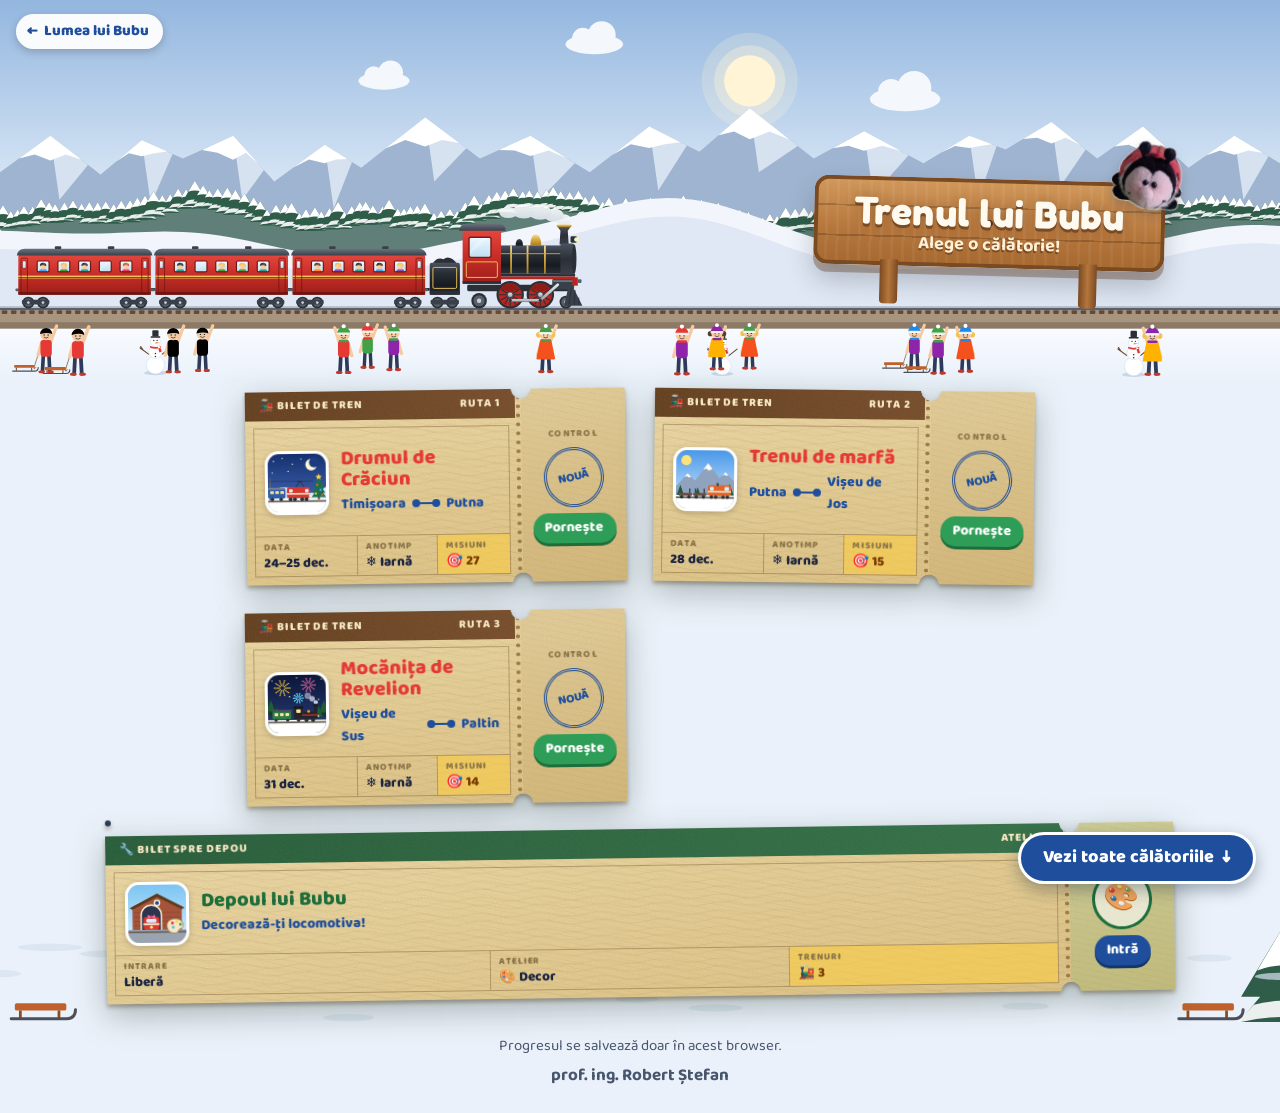
<file: index.html>
<!doctype html>
<html lang="ro">
<head>
  <meta charset="utf-8">
  <meta name="viewport" content="width=device-width, initial-scale=1, viewport-fit=cover">
  <title>Trenul lui Bubu</title>
  <meta name="description" content="Trenul lui Bubu: călătorii cu trenul prin România, cu misiuni în gări și pe drum. Un joc pentru copii, pe calculator, tabletă și telefon.">
  <meta name="theme-color" content="#13295a">
  <link rel="icon" href="shared/assets/favicon.ico" sizes="48x48">
  <link rel="icon" href="shared/assets/icon-192.png" type="image/png" sizes="192x192">
  <link rel="preconnect" href="https://fonts.googleapis.com">
  <link rel="preconnect" href="https://fonts.gstatic.com" crossorigin>
  <link href="https://fonts.googleapis.com/css2?family=Baloo+2:wght@500;700;800&family=Fredoka:wght@700&display=swap" rel="stylesheet">
  <link rel="stylesheet" href="shared/css/tokens.css">
  <link rel="stylesheet" href="home/home.css">
  <!-- the season (from the calendar, or ?mode=winter|spring|summer|autumn): marks <html> before the page is drawn -->
  <script src="home/season.js"></script>
</head>
<body>
  <header class="home-hero">
    <!-- the season's landscape is drawn here by home/home.js (home/landscape.js) -->
    <div class="home-scene" id="scene"></div>
    <!-- the game is published inside lumea-lui-bubu (in its folder trenul-lui-bubu/): back to the village -->
    <a class="home-back" href="../"><span aria-hidden="true">←</span> Lumea lui Bubu</a>
    <div class="home-head">
      <!-- the name of the game on a wooden sign like the one of lumea-lui-bubu, with Bubu sitting on it -->
      <div class="home-sign">
        <h1 class="home-title">Trenul lui Bubu</h1>
        <p class="home-subtitle">Alege o călătorie!</p>
        <img class="home-bubu" src="shared/assets/bubu.webp" alt="" width="120" height="120">
      </div>
    </div>
  </header>

  <main class="home-main">
    <!-- the scenery behind the cards (home/home.js) -->
    <div class="home-ground" id="ground"></div>
    <!-- the journeys are listed by home/home.js (from home/routes.js) -->
    <ol class="route-list" id="routes" aria-label="Călătoriile">
      <li><a class="route-card route-card--plain" href="route-01/">Ruta 1 · Drumul de Crăciun (Timișoara → Putna)</a></li>
      <li><a class="route-card route-card--plain" href="route-02/">Ruta 2 · Trenul de marfă (Putna → Vișeu de Jos)</a></li>
    </ol>
  </main>

  <footer class="home-foot">
    <p>Progresul se salvează doar în acest browser.</p>
    <p class="home-author">prof. ing. Robert Ștefan</p>
  </footer>

  <!-- shows that there are journeys below the screen (home/home.js) -->
  <button class="scroll-hint" id="scroll-hint" type="button" hidden>Vezi toate călătoriile <span aria-hidden="true">↓</span></button>

  <noscript><p class="home-foot">Pentru joc trebuie activat JavaScript în browser.</p></noscript>
  <script type="module" src="home/home.js"></script>
</body>
</html>
</file>
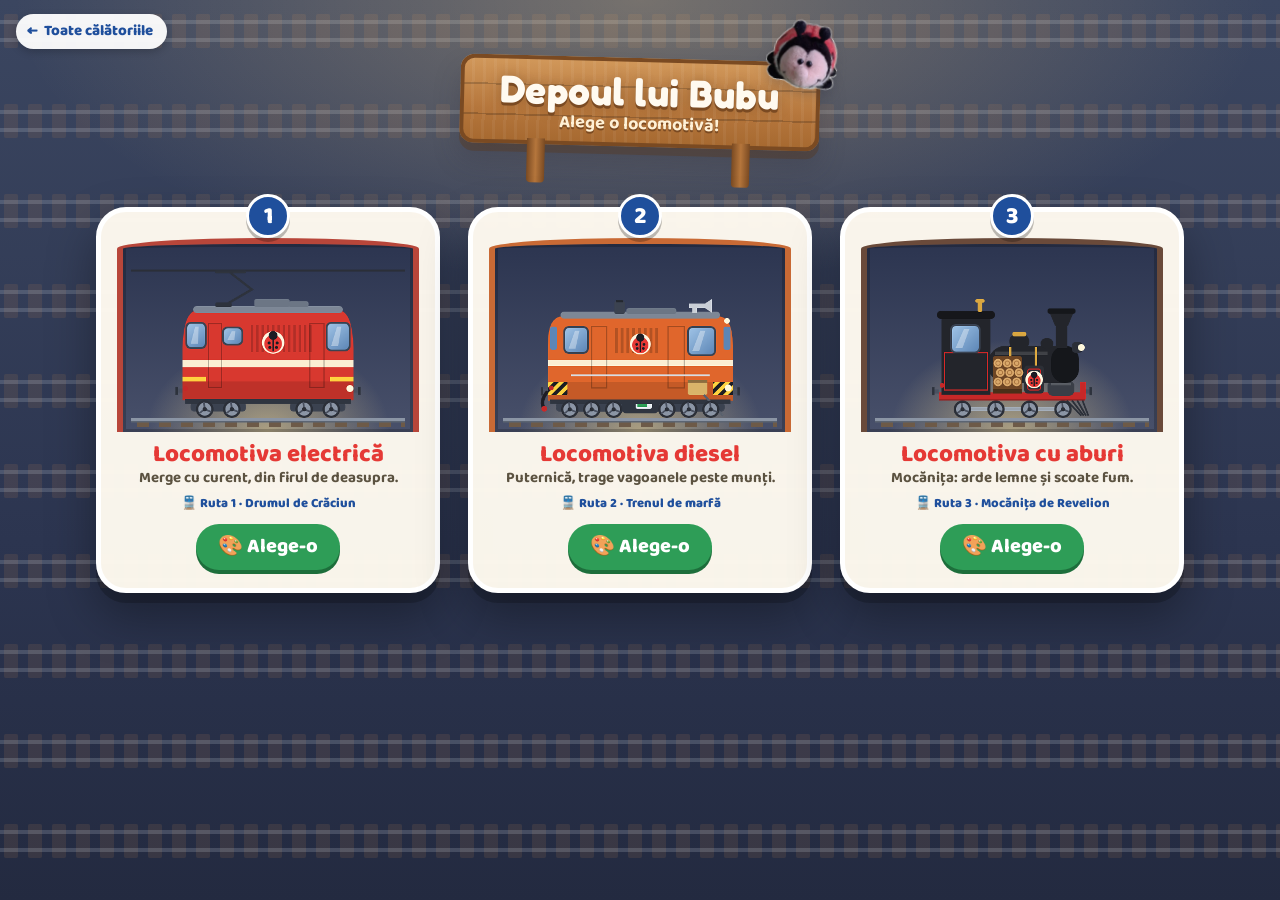
<file: depot/index.html>
<!doctype html>
<html lang="ro">
<head>
  <meta charset="utf-8">
  <meta name="viewport" content="width=device-width, initial-scale=1, viewport-fit=cover">
  <title>Trenul lui Bubu – Depoul</title>
  <meta name="description" content="Depoul lui Bubu: copiii își aleg o locomotivă și o decorează, apoi o văd pe drum în călătorii.">
  <meta name="theme-color" content="#2c3550">
  <link rel="icon" href="../shared/assets/favicon.ico" sizes="48x48">
  <link rel="icon" href="../shared/assets/icon-192.png" type="image/png" sizes="192x192">
  <link rel="preconnect" href="https://fonts.googleapis.com">
  <link rel="preconnect" href="https://fonts.gstatic.com" crossorigin>
  <link href="https://fonts.googleapis.com/css2?family=Baloo+2:wght@500;700;800&family=Fredoka:wght@700&display=swap" rel="stylesheet">
  <link rel="stylesheet" href="../shared/css/tokens.css">
  <!-- the wooden sign and the back button are the ones of the home page -->
  <link rel="stylesheet" href="../home/home.css">
  <link rel="stylesheet" href="depot.css">
</head>
<body class="depot">
  <header class="depot-head">
    <a class="home-back" id="back" href="../"><span aria-hidden="true">←</span> <span id="backLabel">Toate călătoriile</span></a>
    <div class="home-head">
      <div class="home-sign">
        <h1 class="home-title">Depoul lui Bubu</h1>
        <p class="home-subtitle" id="subtitle">Alege o locomotivă!</p>
        <img class="home-bubu" src="../shared/assets/bubu.webp" alt="" width="120" height="120">
      </div>
    </div>
  </header>

  <main class="depot-main">
    <!-- the locomotives, each in its bay of the depot (depot/depot.js) -->
    <ol class="bays" id="bays" aria-label="Locomotivele din depou"></ol>
    <!-- the chosen locomotive, in the workshop (depot/depot.js) -->
    <section class="workshop" id="workshop" aria-labelledby="workshopTitle" hidden></section>
  </main>

  <noscript><p class="depot-note">Pentru depou trebuie activat JavaScript în browser.</p></noscript>
  <script type="module" src="depot.js"></script>
</body>
</html>
</file>
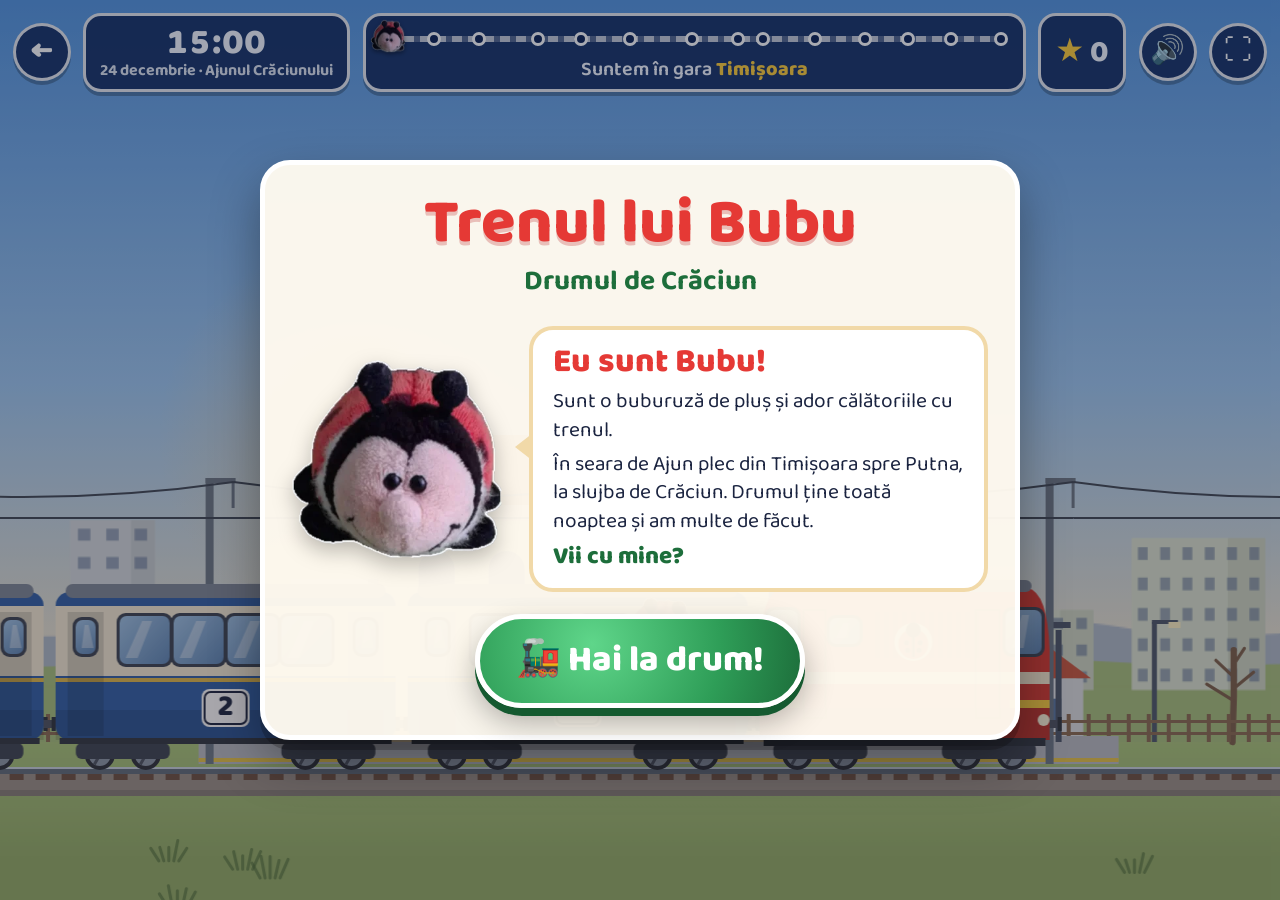
<file: route-01/index.html>
<!doctype html>
<html lang="ro">
<head>
  <meta charset="utf-8">
  <meta name="viewport" content="width=device-width, initial-scale=1, viewport-fit=cover">
  <title>Trenul lui Bubu – Drumul de Crăciun</title>
  <meta name="description" content="Joc de Crăciun: Bubu, o buburuză de pluș, călătorește cu trenul din Timișoara până la Putna, în noaptea de Ajun. Merge pe calculator, tabletă și telefon.">
  <meta name="theme-color" content="#13295a">
  <link rel="icon" href="../shared/assets/favicon.ico" sizes="48x48">
  <link rel="icon" href="../shared/assets/icon-192.png" type="image/png" sizes="192x192">
  <link rel="preload" href="../shared/assets/bubu.webp" as="image" type="image/webp">
  <link rel="preconnect" href="https://fonts.googleapis.com">
  <link rel="preconnect" href="https://fonts.gstatic.com" crossorigin>
  <link href="https://fonts.googleapis.com/css2?family=Baloo+2:wght@500;700;800&display=swap" rel="stylesheet">
  <link rel="stylesheet" href="../shared/css/tokens.css">
  <link rel="stylesheet" href="../shared/css/game.css">
</head>
<body>
  <!-- The world is drawn on this canvas (shared/js/world/world-view.js). -->
  <canvas id="game" aria-label="Trenul lui Bubu călătorește prin țară"></canvas>

  <!-- ===== Heads-up display ===== -->
  <header class="hud" aria-label="Informații despre călătorie">
    <button class="hud-btn back-btn" id="btnExit" type="button" title="Înapoi" aria-label="Înapoi: ieși din călătorie">←</button>
    <div class="hud-card clock-card" aria-live="off">
      <span class="clock-time" id="hudTime">15:00</span>
      <span class="clock-date" id="hudDate">24 decembrie</span>
    </div>
    <!-- the mission's help and progress: below the HUD on large screens,
         inside it on phones (shared/css/game.css) -->
    <button class="hud-btn help-btn" id="btnHelp" type="button" title="Ce am de făcut?" aria-label="Ce am de făcut?" hidden>?</button>
    <div class="mission-counter" id="missionCounter" aria-live="polite" hidden></div>
    <div class="hud-card route-card">
      <div class="route-line">
        <ol class="route-track" id="hudTrack" aria-hidden="true">
          <!-- Bubu herself travels along the line -->
          <li class="route-marker" id="hudMarker">
            <img class="route-marker__bubu" src="../shared/assets/bubu.webp" alt="" width="34" height="34">
          </li>
        </ol>
      </div>
      <p class="route-next" id="hudNext">Suntem în gara <b>Timișoara</b></p>
    </div>
    <div class="hud-card stars-card" title="Stelele câștigate în misiuni">
      <span class="stars-icon" aria-hidden="true">★</span>
      <span class="stars-count" id="hudStars" aria-label="Stele">0</span>
    </div>
    <button class="hud-btn" id="btnSound" type="button" title="Fără sunet" aria-label="Fără sunet">🔊</button>
    <button class="hud-btn" id="btnFullscreen" type="button" title="Ecran complet" aria-label="Ecran complet">⛶</button>
  </header>

  <!-- ===== Missions: announcement, progress, result, panels ===== -->
  <div class="mission-card" id="missionCard" role="status" hidden>
    <p class="mission-kicker" id="missionKicker">Misiune</p>
    <h2 class="mission-title" id="missionTitle"></h2>
    <p class="mission-text" id="missionText"></p>
  </div>
  <div class="briefing" id="briefing" role="dialog" aria-modal="true" aria-labelledby="briefingTitle" hidden>
    <div class="briefing__card">
      <img class="briefing__bubu" src="../shared/assets/bubu.webp" alt="" width="96" height="96">
      <p class="mission-kicker" id="briefingKicker">Misiune</p>
      <h2 class="mission-title" id="briefingTitle"></h2>
      <p class="briefing__text" id="briefingText"></p>
      <button class="big-btn" id="btnBriefingOk" type="button">Am înțeles! ▶</button>
      <p class="briefing__note">Jocul așteaptă până apeși butonul.</p>
    </div>
  </div>
  <!-- leaving the journey (the ← button of the HUD): back to the chapters or to the list of journeys -->
  <div class="briefing exit-dialog" id="exitDialog" role="dialog" aria-modal="true" aria-labelledby="exitTitle" hidden>
    <div class="briefing__card">
      <img class="briefing__bubu" src="../shared/assets/bubu.webp" alt="" width="96" height="96">
      <h2 class="mission-title" id="exitTitle">Ieși din călătorie?</h2>
      <p class="briefing__text">Ce ai făcut până la ultima gară rămâne salvat. Poți continua altă dată.</p>
      <div class="exit-dialog__buttons">
        <button class="big-btn exit-dialog__leave exit-dialog__chapters" id="btnExitChapters" type="button">📖 La capitolele călătoriei</button>
        <a class="big-btn exit-dialog__leave" href="../">🏠 La toate călătoriile</a>
        <button class="link-btn" id="btnExitStay" type="button">Nu, rămân în tren</button>
      </div>
    </div>
  </div>
  <div class="mission-result" id="missionResult" role="status" hidden>
    <div class="mission-result__stars" id="missionResultStars" aria-hidden="true"></div>
    <p class="mission-result__text" id="missionResultText"></p>
  </div>
  <section class="mission-panel" id="missionPanel" aria-label="Misiune" hidden></section>

  <!-- ===== Station sign, shown when the train stops ===== -->
  <div class="station-banner" id="stationBanner" role="status" hidden>
    <span class="station-banner__label">Gara</span>
    <span class="station-banner__name" id="stationBannerName"></span>
  </div>

  <!-- ===== Intro: Bubu introduces herself ===== -->
  <section class="overlay intro" id="intro" aria-labelledby="introTitle" hidden>
    <div class="overlay-card intro-card">
      <h1 class="intro-title" id="introTitle">Trenul lui Bubu</h1>
      <p class="intro-subtitle">Drumul de Crăciun</p>
      <div class="intro-body">
        <img class="intro-bubu" src="../shared/assets/bubu.webp" alt="Bubu, o buburuză de pluș" width="200" height="200">
        <div class="speech">
          <p class="speech-hello">Eu sunt Bubu!</p>
          <p>Sunt o buburuză de pluș și ador călătoriile cu trenul.</p>
          <p>În seara de Ajun plec din Timișoara spre Putna, la slujba de Crăciun. Drumul ține toată noaptea și am multe de făcut.</p>
          <p class="speech-ask">Vii cu mine?</p>
        </div>
      </div>
      <button class="big-btn" id="btnStart" type="button">🚂 Hai la drum!</button>
    </div>
  </section>

  <!-- ===== Main menu: the chapters ===== -->
  <section class="overlay menu" id="menu" aria-labelledby="menuTitle" hidden>
    <div class="overlay-card menu-card">
      <div class="menu-head">
        <img class="menu-bubu" src="../shared/assets/bubu.webp" alt="" width="96" height="96">
        <div>
          <h1 class="intro-title" id="menuTitle">Trenul lui Bubu</h1>
          <p class="intro-subtitle">Drumul de Crăciun</p>
        </div>
      </div>
      <p class="menu-traveler" id="menuTraveler" hidden></p>
      <ol class="chapter-list" id="chapterList"></ol>
      <button class="big-btn" id="btnContinue" type="button">🚂 Începe călătoria</button>
      <div class="menu-links">
        <button class="link-btn" id="btnReset" type="button" hidden>Încep de la capăt</button>
        <a class="link-btn" href="../">🏠 Toate călătoriile</a>
      </div>
    </div>
  </section>

  <!-- ===== End of a chapter ===== -->
  <section class="overlay chapter-end" id="chapterEnd" aria-labelledby="chapterEndTitle" hidden>
    <div class="overlay-card">
      <p class="mission-kicker" id="chapterEndKicker">Capitolul 1 – terminat!</p>
      <h2 class="intro-title" id="chapterEndTitle"></h2>
      <p class="chapter-end-stars" id="chapterEndStars"></p>
      <p class="chapter-end-next" id="chapterEndNext"></p>
      <div class="chapter-end-buttons">
        <button class="big-btn" id="btnNextChapter" type="button">Mergi mai departe 🚂</button>
        <button class="link-btn" id="btnPause" type="button">Fac o pauză</button>
      </div>
    </div>
  </section>

  <!-- ===== End of the journey ===== -->
  <section class="overlay finale" id="finale" aria-labelledby="finaleTitle" hidden>
    <div class="overlay-card">
      <img class="intro-bubu" src="../shared/assets/bubu.webp" alt="" width="160" height="160">
      <h2 class="intro-title" id="finaleTitle">Am ajuns la Putna!</h2>
      <p class="intro-subtitle">Crăciun fericit! 🎄</p>
      <p class="intro-text">Bubu a ajuns la slujba de Crăciun de la Putna, cu bradul pentru bunici. Îți mulțumește că ai călătorit cu ea!</p>
      <p class="finale-stars" id="finaleStars" hidden></p>
      <button class="big-btn" id="btnAgain" type="button">Înapoi la meniu</button>
    </div>
  </section>

  <noscript><p class="noscript">Pentru acest joc trebuie activat JavaScript în browser.</p></noscript>

  <script type="module" src="js/main.js"></script>
</body>
</html>
</file>
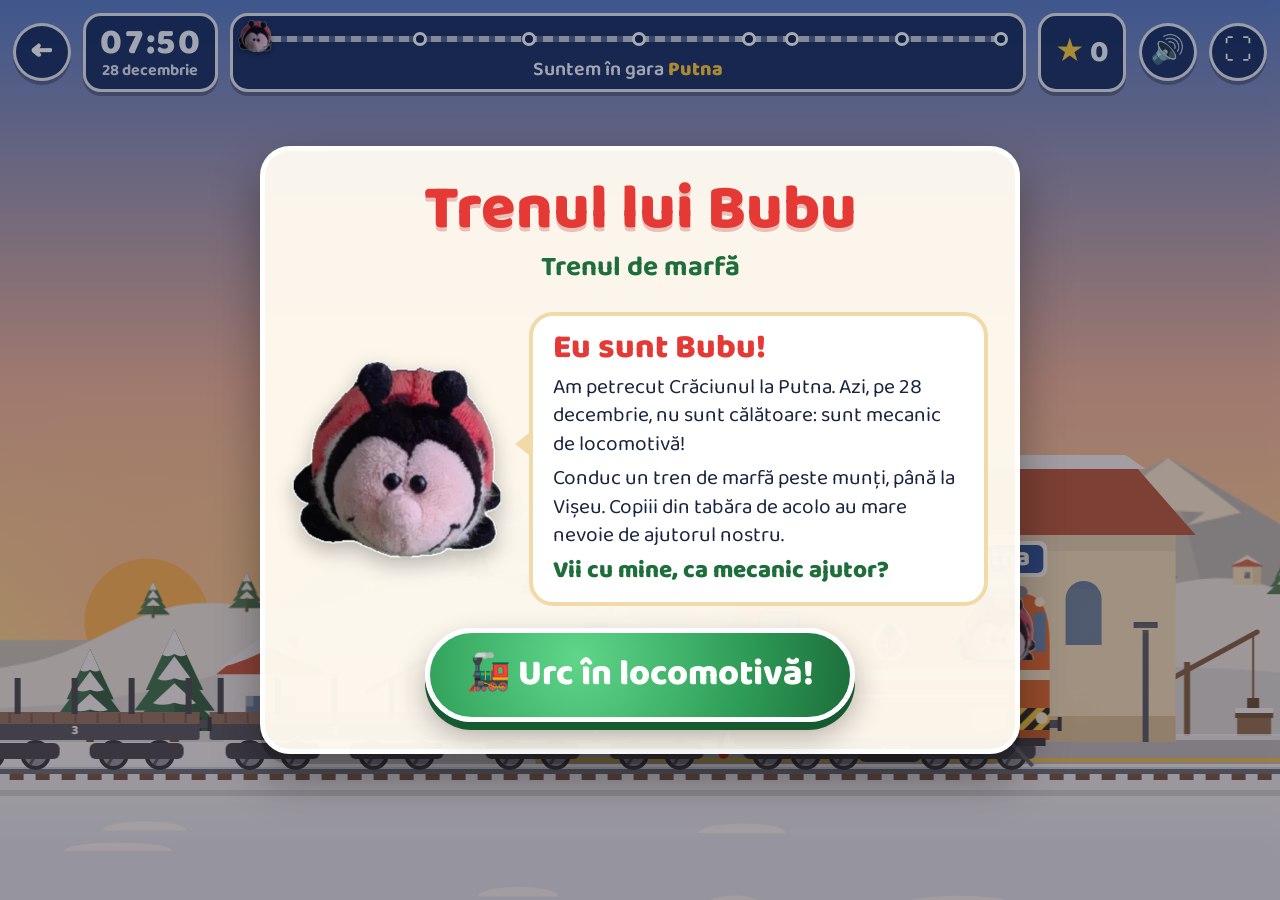
<file: route-02/index.html>
<!doctype html>
<html lang="ro">
<head>
  <meta charset="utf-8">
  <meta name="viewport" content="width=device-width, initial-scale=1, viewport-fit=cover">
  <title>Trenul lui Bubu – Trenul de marfă</title>
  <meta name="description" content="Joc de iarnă: Bubu, o buburuză de pluș, conduce un tren de marfă de la Putna la Vișeu, cu cele de trebuință pentru copiii dintr-o tabără. Merge pe calculator, tabletă și telefon.">
  <meta name="theme-color" content="#13295a">
  <link rel="icon" href="../shared/assets/favicon.ico" sizes="48x48">
  <link rel="icon" href="../shared/assets/icon-192.png" type="image/png" sizes="192x192">
  <link rel="preload" href="../shared/assets/bubu.webp" as="image" type="image/webp">
  <link rel="preconnect" href="https://fonts.googleapis.com">
  <link rel="preconnect" href="https://fonts.gstatic.com" crossorigin>
  <link href="https://fonts.googleapis.com/css2?family=Baloo+2:wght@500;700;800&display=swap" rel="stylesheet">
  <link rel="stylesheet" href="../shared/css/tokens.css">
  <link rel="stylesheet" href="../shared/css/game.css">
</head>
<body>
  <!-- The world is drawn on this canvas (shared/js/world/world-view.js). -->
  <canvas id="game" aria-label="Trenul de marfă al lui Bubu merge prin munți"></canvas>

  <!-- ===== Heads-up display ===== -->
  <header class="hud" aria-label="Informații despre călătorie">
    <button class="hud-btn back-btn" id="btnExit" type="button" title="Înapoi" aria-label="Înapoi: ieși din călătorie">←</button>
    <div class="hud-card clock-card" aria-live="off">
      <span class="clock-time" id="hudTime">07:50</span>
      <span class="clock-date" id="hudDate">28 decembrie</span>
    </div>
    <!-- the mission's help and progress: below the HUD on large screens,
         inside it on phones (shared/css/game.css) -->
    <button class="hud-btn help-btn" id="btnHelp" type="button" title="Ce am de făcut?" aria-label="Ce am de făcut?" hidden>?</button>
    <div class="mission-counter" id="missionCounter" aria-live="polite" hidden></div>
    <div class="hud-card route-card">
      <div class="route-line">
        <ol class="route-track" id="hudTrack" aria-hidden="true">
          <!-- Bubu herself travels along the line -->
          <li class="route-marker" id="hudMarker">
            <img class="route-marker__bubu" src="../shared/assets/bubu.webp" alt="" width="34" height="34">
          </li>
        </ol>
      </div>
      <p class="route-next" id="hudNext">Suntem în gara <b>Putna</b></p>
    </div>
    <div class="hud-card stars-card" title="Stelele câștigate în misiuni">
      <span class="stars-icon" aria-hidden="true">★</span>
      <span class="stars-count" id="hudStars" aria-label="Stele">0</span>
    </div>
    <button class="hud-btn" id="btnSound" type="button" title="Fără sunet" aria-label="Fără sunet">🔊</button>
    <button class="hud-btn" id="btnFullscreen" type="button" title="Ecran complet" aria-label="Ecran complet">⛶</button>
  </header>

  <!-- ===== Missions: announcement, progress, result, panels ===== -->
  <div class="mission-card" id="missionCard" role="status" hidden>
    <p class="mission-kicker" id="missionKicker">Misiune</p>
    <h2 class="mission-title" id="missionTitle"></h2>
    <p class="mission-text" id="missionText"></p>
  </div>
  <div class="briefing" id="briefing" role="dialog" aria-modal="true" aria-labelledby="briefingTitle" hidden>
    <div class="briefing__card">
      <img class="briefing__bubu" src="../shared/assets/bubu.webp" alt="" width="96" height="96">
      <p class="mission-kicker" id="briefingKicker">Misiune</p>
      <h2 class="mission-title" id="briefingTitle"></h2>
      <p class="briefing__text" id="briefingText"></p>
      <button class="big-btn" id="btnBriefingOk" type="button">Am înțeles! ▶</button>
      <p class="briefing__note">Jocul așteaptă până apeși butonul.</p>
    </div>
  </div>
  <!-- leaving the journey (the ← button of the HUD): back to the chapters or to the list of journeys -->
  <div class="briefing exit-dialog" id="exitDialog" role="dialog" aria-modal="true" aria-labelledby="exitTitle" hidden>
    <div class="briefing__card">
      <img class="briefing__bubu" src="../shared/assets/bubu.webp" alt="" width="96" height="96">
      <h2 class="mission-title" id="exitTitle">Ieși din călătorie?</h2>
      <p class="briefing__text">Ce ai făcut până la ultima gară rămâne salvat. Poți continua altă dată.</p>
      <div class="exit-dialog__buttons">
        <button class="big-btn exit-dialog__leave exit-dialog__chapters" id="btnExitChapters" type="button">📖 La capitolele călătoriei</button>
        <a class="big-btn exit-dialog__leave" href="../">🏠 La toate călătoriile</a>
        <button class="link-btn" id="btnExitStay" type="button">Nu, rămân în tren</button>
      </div>
    </div>
  </div>
  <div class="mission-result" id="missionResult" role="status" hidden>
    <div class="mission-result__stars" id="missionResultStars" aria-hidden="true"></div>
    <p class="mission-result__text" id="missionResultText"></p>
  </div>
  <section class="mission-panel" id="missionPanel" aria-label="Misiune" hidden></section>

  <!-- ===== Station sign, shown when the train stops ===== -->
  <div class="station-banner" id="stationBanner" role="status" hidden>
    <span class="station-banner__label">Gara</span>
    <span class="station-banner__name" id="stationBannerName"></span>
  </div>

  <!-- ===== Intro: Bubu introduces herself ===== -->
  <section class="overlay intro" id="intro" aria-labelledby="introTitle" hidden>
    <div class="overlay-card intro-card">
      <h1 class="intro-title" id="introTitle">Trenul lui Bubu</h1>
      <p class="intro-subtitle">Trenul de marfă</p>
      <div class="intro-body">
        <img class="intro-bubu" src="../shared/assets/bubu.webp" alt="Bubu, o buburuză de pluș" width="200" height="200">
        <div class="speech">
          <p class="speech-hello">Eu sunt Bubu!</p>
          <p>Am petrecut Crăciunul la Putna. Azi, pe 28 decembrie, nu sunt călătoare: sunt mecanic de locomotivă!</p>
          <p>Conduc un tren de marfă peste munți, până la Vișeu. Copiii din tabăra de acolo au mare nevoie de ajutorul nostru.</p>
          <p class="speech-ask">Vii cu mine, ca mecanic ajutor?</p>
        </div>
      </div>
      <button class="big-btn" id="btnStart" type="button">🚂 Urc în locomotivă!</button>
    </div>
  </section>

  <!-- ===== Main menu: the chapters ===== -->
  <section class="overlay menu" id="menu" aria-labelledby="menuTitle" hidden>
    <div class="overlay-card menu-card">
      <div class="menu-head">
        <img class="menu-bubu" src="../shared/assets/bubu.webp" alt="" width="96" height="96">
        <div>
          <h1 class="intro-title" id="menuTitle">Trenul lui Bubu</h1>
          <p class="intro-subtitle">Trenul de marfă</p>
        </div>
      </div>
      <p class="menu-traveler" id="menuTraveler" hidden></p>
      <ol class="chapter-list" id="chapterList"></ol>
      <button class="big-btn" id="btnContinue" type="button">🚂 Începe călătoria</button>
      <div class="menu-links">
        <button class="link-btn" id="btnReset" type="button" hidden>Încep de la capăt</button>
        <a class="link-btn" href="../">🏠 Toate călătoriile</a>
      </div>
    </div>
  </section>

  <!-- ===== End of a chapter ===== -->
  <section class="overlay chapter-end" id="chapterEnd" aria-labelledby="chapterEndTitle" hidden>
    <div class="overlay-card">
      <p class="mission-kicker" id="chapterEndKicker">Capitolul 1 – terminat!</p>
      <h2 class="intro-title" id="chapterEndTitle"></h2>
      <p class="chapter-end-stars" id="chapterEndStars"></p>
      <p class="chapter-end-next" id="chapterEndNext"></p>
      <div class="chapter-end-buttons">
        <button class="big-btn" id="btnNextChapter" type="button">Mergi mai departe 🚂</button>
        <button class="link-btn" id="btnPause" type="button">Fac o pauză</button>
      </div>
    </div>
  </section>

  <!-- ===== End of the journey ===== -->
  <section class="overlay finale" id="finale" aria-labelledby="finaleTitle" hidden>
    <div class="overlay-card">
      <img class="intro-bubu" src="../shared/assets/bubu.webp" alt="" width="160" height="160">
      <h2 class="intro-title" id="finaleTitle">Am ajuns la Vișeu!</h2>
      <p class="intro-subtitle">Sărbători fericite! ❄️</p>
      <p class="intro-text">Bubu a adus copiilor din tabără tot ce le trebuia. Îți mulțumește că ai fost mecanicul ei ajutor!</p>
      <p class="finale-stars" id="finaleStars" hidden></p>
      <button class="big-btn" id="btnAgain" type="button">Înapoi la meniu</button>
    </div>
  </section>

  <noscript><p class="noscript">Pentru acest joc trebuie activat JavaScript în browser.</p></noscript>

  <script type="module" src="js/main.js"></script>
</body>
</html>
</file>
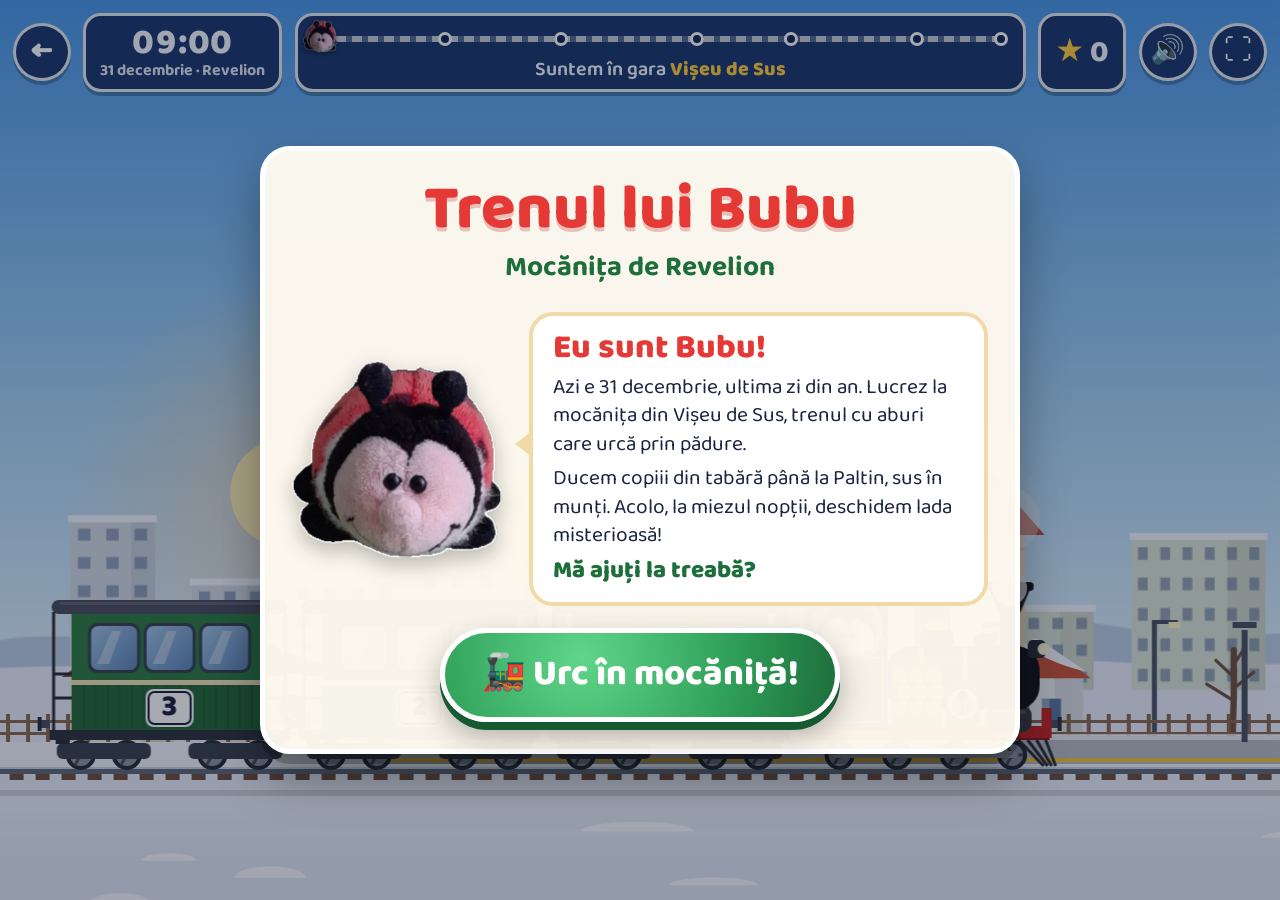
<file: route-03/index.html>
<!doctype html>
<html lang="ro">
<head>
  <meta charset="utf-8">
  <meta name="viewport" content="width=device-width, initial-scale=1, viewport-fit=cover">
  <title>Trenul lui Bubu – Mocănița de Revelion</title>
  <meta name="description" content="Joc de iarnă: Bubu, o buburuză de pluș, lucrează la mocănița de pe Valea Vaserului și duce copiii la artificiile de Revelion de la Paltin. Merge pe calculator, tabletă și telefon.">
  <meta name="theme-color" content="#13295a">
  <link rel="icon" href="../shared/assets/favicon.ico" sizes="48x48">
  <link rel="icon" href="../shared/assets/icon-192.png" type="image/png" sizes="192x192">
  <link rel="preload" href="../shared/assets/bubu.webp" as="image" type="image/webp">
  <link rel="preconnect" href="https://fonts.googleapis.com">
  <link rel="preconnect" href="https://fonts.gstatic.com" crossorigin>
  <link href="https://fonts.googleapis.com/css2?family=Baloo+2:wght@500;700;800&display=swap" rel="stylesheet">
  <link rel="stylesheet" href="../shared/css/tokens.css">
  <link rel="stylesheet" href="../shared/css/game.css">
  <link rel="stylesheet" href="../shared/css/forest-railway.css">
</head>
<body>
  <!-- The world is drawn on this canvas (shared/js/world/world-view.js). -->
  <canvas id="game" aria-label="Mocănița lui Bubu urcă prin pădure, pe Valea Vaserului"></canvas>

  <!-- ===== Heads-up display ===== -->
  <header class="hud" aria-label="Informații despre călătorie">
    <button class="hud-btn back-btn" id="btnExit" type="button" title="Înapoi" aria-label="Înapoi: ieși din călătorie">←</button>
    <div class="hud-card clock-card" aria-live="off">
      <span class="clock-time" id="hudTime">09:00</span>
      <span class="clock-date" id="hudDate">31 decembrie</span>
    </div>
    <!-- the mission's help and progress: below the HUD on large screens,
         inside it on phones (shared/css/game.css) -->
    <button class="hud-btn help-btn" id="btnHelp" type="button" title="Ce am de făcut?" aria-label="Ce am de făcut?" hidden>?</button>
    <div class="mission-counter" id="missionCounter" aria-live="polite" hidden></div>
    <div class="hud-card route-card">
      <div class="route-line">
        <ol class="route-track" id="hudTrack" aria-hidden="true">
          <!-- Bubu herself travels along the line -->
          <li class="route-marker" id="hudMarker">
            <img class="route-marker__bubu" src="../shared/assets/bubu.webp" alt="" width="34" height="34">
          </li>
        </ol>
      </div>
      <p class="route-next" id="hudNext">Suntem în gara <b>Vișeu de Sus</b></p>
    </div>
    <div class="hud-card stars-card" title="Stelele câștigate în misiuni">
      <span class="stars-icon" aria-hidden="true">★</span>
      <span class="stars-count" id="hudStars" aria-label="Stele">0</span>
    </div>
    <button class="hud-btn" id="btnSound" type="button" title="Fără sunet" aria-label="Fără sunet">🔊</button>
    <button class="hud-btn" id="btnFullscreen" type="button" title="Ecran complet" aria-label="Ecran complet">⛶</button>
  </header>

  <!-- ===== Missions: announcement, progress, result, panels ===== -->
  <div class="mission-card" id="missionCard" role="status" hidden>
    <p class="mission-kicker" id="missionKicker">Misiune</p>
    <h2 class="mission-title" id="missionTitle"></h2>
    <p class="mission-text" id="missionText"></p>
  </div>
  <div class="briefing" id="briefing" role="dialog" aria-modal="true" aria-labelledby="briefingTitle" hidden>
    <div class="briefing__card">
      <img class="briefing__bubu" src="../shared/assets/bubu.webp" alt="" width="96" height="96">
      <p class="mission-kicker" id="briefingKicker">Misiune</p>
      <h2 class="mission-title" id="briefingTitle"></h2>
      <p class="briefing__text" id="briefingText"></p>
      <button class="big-btn" id="btnBriefingOk" type="button">Am înțeles! ▶</button>
      <p class="briefing__note">Jocul așteaptă până apeși butonul.</p>
    </div>
  </div>
  <!-- leaving the journey (the ← button of the HUD): back to the chapters or to the list of journeys -->
  <div class="briefing exit-dialog" id="exitDialog" role="dialog" aria-modal="true" aria-labelledby="exitTitle" hidden>
    <div class="briefing__card">
      <img class="briefing__bubu" src="../shared/assets/bubu.webp" alt="" width="96" height="96">
      <h2 class="mission-title" id="exitTitle">Ieși din călătorie?</h2>
      <p class="briefing__text">Ce ai făcut până la ultima gară rămâne salvat. Poți continua altă dată.</p>
      <div class="exit-dialog__buttons">
        <button class="big-btn exit-dialog__leave exit-dialog__chapters" id="btnExitChapters" type="button">📖 La capitolele călătoriei</button>
        <a class="big-btn exit-dialog__leave" href="../">🏠 La toate călătoriile</a>
        <button class="link-btn" id="btnExitStay" type="button">Nu, rămân în tren</button>
      </div>
    </div>
  </div>
  <div class="mission-result" id="missionResult" role="status" hidden>
    <div class="mission-result__stars" id="missionResultStars" aria-hidden="true"></div>
    <p class="mission-result__text" id="missionResultText"></p>
  </div>
  <section class="mission-panel" id="missionPanel" aria-label="Misiune" hidden></section>

  <!-- ===== Station sign, shown when the train stops ===== -->
  <div class="station-banner" id="stationBanner" role="status" hidden>
    <span class="station-banner__label">Gara</span>
    <span class="station-banner__name" id="stationBannerName"></span>
  </div>

  <!-- ===== Intro: Bubu introduces herself ===== -->
  <section class="overlay intro" id="intro" aria-labelledby="introTitle" hidden>
    <div class="overlay-card intro-card">
      <h1 class="intro-title" id="introTitle">Trenul lui Bubu</h1>
      <p class="intro-subtitle">Mocănița de Revelion</p>
      <div class="intro-body">
        <img class="intro-bubu" src="../shared/assets/bubu.webp" alt="Bubu, o buburuză de pluș" width="200" height="200">
        <div class="speech">
          <p class="speech-hello">Eu sunt Bubu!</p>
          <p>Azi e 31 decembrie, ultima zi din an. Lucrez la mocănița din Vișeu de Sus, trenul cu aburi care urcă prin pădure.</p>
          <p>Ducem copiii din tabără până la Paltin, sus în munți. Acolo, la miezul nopții, deschidem lada misterioasă!</p>
          <p class="speech-ask">Mă ajuți la treabă?</p>
        </div>
      </div>
      <button class="big-btn" id="btnStart" type="button">🚂 Urc în mocăniță!</button>
    </div>
  </section>

  <!-- ===== Main menu: the chapters ===== -->
  <section class="overlay menu" id="menu" aria-labelledby="menuTitle" hidden>
    <div class="overlay-card menu-card">
      <div class="menu-head">
        <img class="menu-bubu" src="../shared/assets/bubu.webp" alt="" width="96" height="96">
        <div>
          <h1 class="intro-title" id="menuTitle">Trenul lui Bubu</h1>
          <p class="intro-subtitle">Mocănița de Revelion</p>
        </div>
      </div>
      <p class="menu-traveler" id="menuTraveler" hidden></p>
      <ol class="chapter-list" id="chapterList"></ol>
      <button class="big-btn" id="btnContinue" type="button">🚂 Începe călătoria</button>
      <div class="menu-links">
        <button class="link-btn" id="btnReset" type="button" hidden>Încep de la capăt</button>
        <a class="link-btn" href="../">🏠 Toate călătoriile</a>
      </div>
    </div>
  </section>

  <!-- ===== End of a chapter ===== -->
  <section class="overlay chapter-end" id="chapterEnd" aria-labelledby="chapterEndTitle" hidden>
    <div class="overlay-card">
      <p class="mission-kicker" id="chapterEndKicker">Capitolul 1 – terminat!</p>
      <h2 class="intro-title" id="chapterEndTitle"></h2>
      <p class="chapter-end-stars" id="chapterEndStars"></p>
      <p class="chapter-end-next" id="chapterEndNext"></p>
      <div class="chapter-end-buttons">
        <button class="big-btn" id="btnNextChapter" type="button">Mergi mai departe 🚂</button>
        <button class="link-btn" id="btnPause" type="button">Fac o pauză</button>
      </div>
    </div>
  </section>

  <!-- ===== End of the journey ===== -->
  <section class="overlay finale" id="finale" aria-labelledby="finaleTitle" hidden>
    <div class="overlay-card">
      <img class="intro-bubu" src="../shared/assets/bubu.webp" alt="" width="160" height="160">
      <h2 class="intro-title" id="finaleTitle">La mulți ani!</h2>
      <p class="intro-subtitle">Revelion la Paltin 🎆</p>
      <p class="intro-text">Bubu și copiii au văzut artificiile din mijlocul pădurii. Îți mulțumește că ai muncit alături de ea la mocăniță!</p>
      <p class="finale-stars" id="finaleStars" hidden></p>
      <button class="big-btn" id="btnAgain" type="button">Înapoi la meniu</button>
    </div>
  </section>

  <noscript><p class="noscript">Pentru acest joc trebuie activat JavaScript în browser.</p></noscript>

  <script type="module" src="js/main.js"></script>
</body>
</html>
</file>
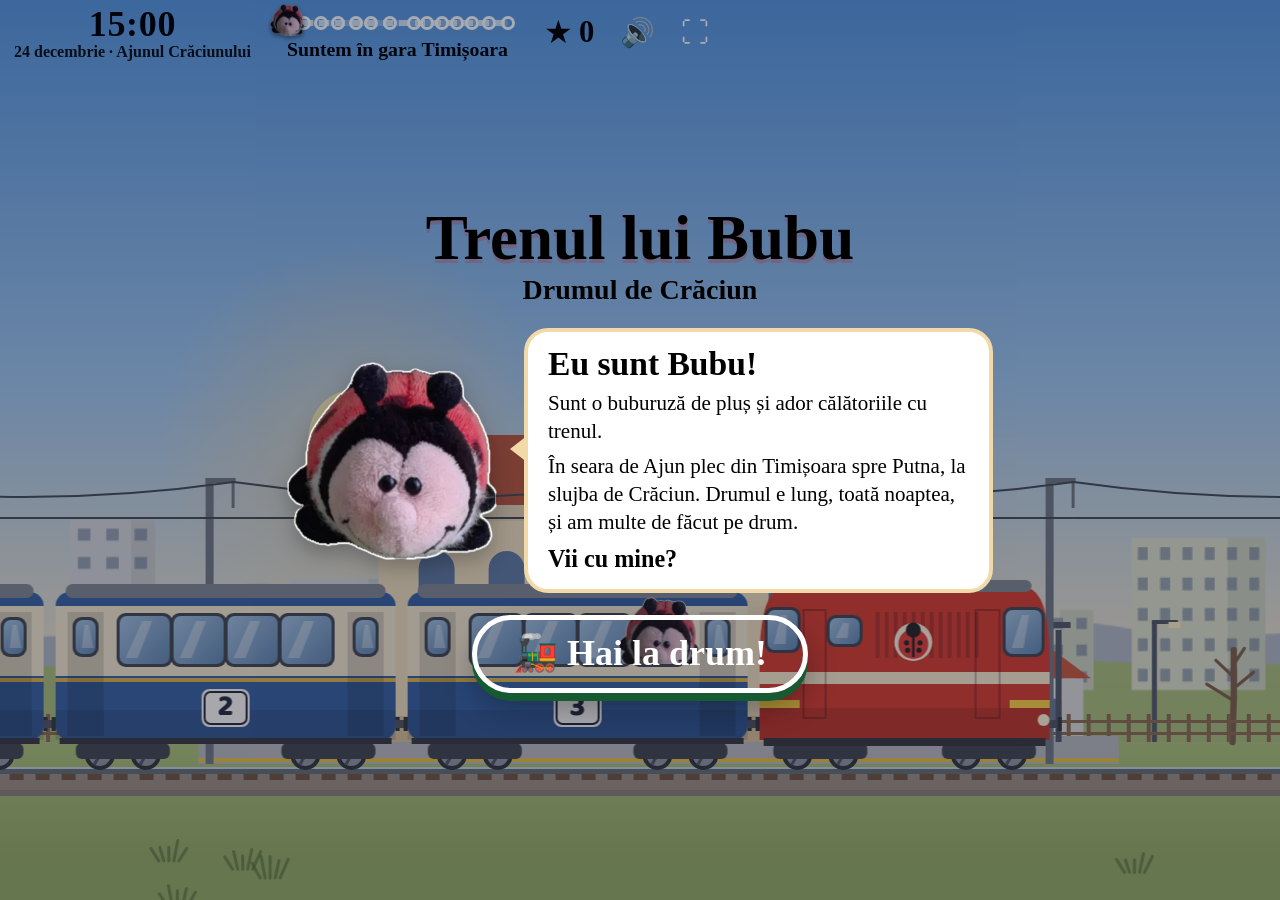
<file: winter/index.html>
<!doctype html>
<html lang="ro">
<head>
  <meta charset="utf-8">
  <meta name="viewport" content="width=device-width, initial-scale=1, viewport-fit=cover">
  <title>Trenul lui Bubu – Drumul de Crăciun</title>
  <meta name="description" content="Joc de Crăciun: Bubu, o buburuză de pluș, călătorește cu trenul din Timișoara până la Putna, în noaptea de Ajun. Merge pe calculator, tabletă și telefon.">
  <meta name="theme-color" content="#13295a">
  <link rel="icon" href="../shared/assets/favicon.ico" sizes="48x48">
  <link rel="icon" href="../shared/assets/icon-192.png" type="image/png" sizes="192x192">
  <link rel="preload" href="../shared/assets/bubu.webp" as="image" type="image/webp">
  <link rel="preconnect" href="https://fonts.googleapis.com">
  <link rel="preconnect" href="https://fonts.gstatic.com" crossorigin>
  <link href="https://fonts.googleapis.com/css2?family=Baloo+2:wght@500;700;800&display=swap" rel="stylesheet">
  <link rel="stylesheet" href="../shared/css/game.css">
</head>
<body>
  <!-- The world is drawn on this canvas (shared/js/world/world-view.js). -->
  <canvas id="game" aria-label="Trenul lui Bubu călătorește prin țară"></canvas>

  <!-- ===== Heads-up display ===== -->
  <header class="hud" aria-label="Informații despre călătorie">
    <div class="hud-card clock-card" aria-live="off">
      <span class="clock-time" id="hudTime">15:00</span>
      <span class="clock-date" id="hudDate">24 decembrie</span>
    </div>
    <div class="hud-card route-card">
      <div class="route-line">
        <ol class="route-track" id="hudTrack" aria-hidden="true">
          <!-- Bubu herself travels along the line -->
          <li class="route-marker" id="hudMarker">
            <img class="route-marker__bubu" src="../shared/assets/bubu.webp" alt="" width="34" height="34">
          </li>
        </ol>
      </div>
      <p class="route-next" id="hudNext">Suntem în gara <b>Timișoara</b></p>
    </div>
    <div class="hud-card stars-card" title="Stelele câștigate în misiuni">
      <span class="stars-icon" aria-hidden="true">★</span>
      <span class="stars-count" id="hudStars" aria-label="Stele">0</span>
    </div>
    <button class="hud-btn" id="btnSound" type="button" title="Fără sunet" aria-label="Fără sunet">🔊</button>
    <button class="hud-btn" id="btnFullscreen" type="button" title="Ecran complet" aria-label="Ecran complet">⛶</button>
  </header>

  <!-- ===== Missions: announcement, progress, result, panels ===== -->
  <div class="mission-card" id="missionCard" role="status" hidden>
    <p class="mission-kicker" id="missionKicker">Misiune</p>
    <h2 class="mission-title" id="missionTitle"></h2>
    <p class="mission-text" id="missionText"></p>
  </div>
  <div class="briefing" id="briefing" role="dialog" aria-modal="true" aria-labelledby="briefingTitle" hidden>
    <div class="briefing__card">
      <img class="briefing__bubu" src="../shared/assets/bubu.webp" alt="" width="96" height="96">
      <p class="mission-kicker" id="briefingKicker">Misiune</p>
      <h2 class="mission-title" id="briefingTitle"></h2>
      <p class="briefing__text" id="briefingText"></p>
      <button class="big-btn" id="btnBriefingOk" type="button">Am înțeles! ▶</button>
      <p class="briefing__note">Jocul așteaptă până apeși butonul.</p>
    </div>
  </div>
  <button class="hud-btn help-btn" id="btnHelp" type="button" title="Ce am de făcut?" aria-label="Ce am de făcut?" hidden>?</button>
  <div class="mission-counter" id="missionCounter" aria-live="polite" hidden></div>
  <div class="mission-result" id="missionResult" role="status" hidden>
    <div class="mission-result__stars" id="missionResultStars" aria-hidden="true"></div>
    <p class="mission-result__text" id="missionResultText"></p>
  </div>
  <section class="mission-panel" id="missionPanel" aria-label="Misiune" hidden></section>

  <!-- ===== Station sign, shown when the train stops ===== -->
  <div class="station-banner" id="stationBanner" role="status" hidden>
    <span class="station-banner__label">Gara</span>
    <span class="station-banner__name" id="stationBannerName"></span>
  </div>

  <!-- ===== Intro: Bubu introduces herself ===== -->
  <section class="overlay intro" id="intro" aria-labelledby="introTitle" hidden>
    <div class="overlay-card intro-card">
      <h1 class="intro-title" id="introTitle">Trenul lui Bubu</h1>
      <p class="intro-subtitle">Drumul de Crăciun</p>
      <div class="intro-body">
        <img class="intro-bubu" src="../shared/assets/bubu.webp" alt="Bubu, o buburuză de pluș" width="200" height="200">
        <div class="speech">
          <p class="speech-hello">Eu sunt Bubu!</p>
          <p>Sunt o buburuză de pluș și ador călătoriile cu trenul.</p>
          <p>În seara de Ajun plec din Timișoara spre Putna, la slujba de Crăciun. Drumul e lung, toată noaptea, și am multe de făcut pe drum.</p>
          <p class="speech-ask">Vii cu mine?</p>
        </div>
      </div>
      <button class="big-btn" id="btnStart" type="button">🚂 Hai la drum!</button>
    </div>
  </section>

  <!-- ===== Main menu: the chapters ===== -->
  <section class="overlay menu" id="menu" aria-labelledby="menuTitle" hidden>
    <div class="overlay-card menu-card">
      <div class="menu-head">
        <img class="menu-bubu" src="../shared/assets/bubu.webp" alt="" width="96" height="96">
        <div>
          <h1 class="intro-title" id="menuTitle">Trenul lui Bubu</h1>
          <p class="intro-subtitle">Drumul de Crăciun</p>
        </div>
      </div>
      <p class="menu-traveler" id="menuTraveler" hidden></p>
      <ol class="chapter-list" id="chapterList"></ol>
      <button class="big-btn" id="btnContinue" type="button">🚂 Începe călătoria</button>
      <div class="menu-links">
        <button class="link-btn" id="btnWhoIsBubu" type="button">Cine e Bubu?</button>
        <button class="link-btn" id="btnReset" type="button" hidden>O iau de la capăt</button>
      </div>
    </div>
  </section>

  <!-- ===== End of a chapter ===== -->
  <section class="overlay chapter-end" id="chapterEnd" aria-labelledby="chapterEndTitle" hidden>
    <div class="overlay-card">
      <p class="mission-kicker" id="chapterEndKicker">Capitolul 1 – terminat!</p>
      <h2 class="intro-title" id="chapterEndTitle"></h2>
      <p class="chapter-end-stars" id="chapterEndStars"></p>
      <p class="chapter-end-next" id="chapterEndNext"></p>
      <div class="chapter-end-buttons">
        <button class="big-btn" id="btnNextChapter" type="button">Mergi mai departe 🚂</button>
        <button class="link-btn" id="btnPause" type="button">Fac o pauză (meniu)</button>
      </div>
    </div>
  </section>

  <!-- ===== End of the journey ===== -->
  <section class="overlay finale" id="finale" aria-labelledby="finaleTitle" hidden>
    <div class="overlay-card">
      <img class="intro-bubu" src="../shared/assets/bubu.webp" alt="" width="160" height="160">
      <h2 class="intro-title" id="finaleTitle">Am ajuns la Putna!</h2>
      <p class="intro-subtitle">Crăciun fericit! 🎄</p>
      <p class="intro-text">Bubu a ajuns la slujba de Crăciun de la Mănăstirea Putna, cu bradul pentru bunici și cu multe amintiri din drum. Mulțumește că ai călătorit cu ea!</p>
      <p class="finale-stars" id="finaleStars" hidden></p>
      <button class="big-btn" id="btnAgain" type="button">Înapoi la meniu</button>
    </div>
  </section>

  <noscript><p class="noscript">Pentru acest joc trebuie activat JavaScript în browser.</p></noscript>

  <script type="module" src="js/main.js"></script>
</body>
</html>
</file>
<file: shared/css/tokens.css>
/* Trenul lui Bubu — the design tokens shared by every page: colours, the
   font, spacing and the one look of every box (glass and paper cards).
   The canvas uses the same values (shared/js/gfx/ui-style.js). */

:root {
  --night: #0b1a3a;
  --night-2: #13295a;
  --snow: #f4f8ff;
  --red: #e53935;
  --red-dark: #b71c1c;
  --green: #2e9d57;
  --green-dark: #1d6e3b;
  --gold: #ffcf3f;
  --ink: #1b2440;
  --paper: #fffaf0;
  --station-blue: #1f4f9c;
  --font: 'Baloo 2', 'Comic Sans MS', system-ui, sans-serif;
  --gap: clamp(8px, 1.4vmin, 14px);

  /* One look for every box in the game (the canvas uses the same values,
     see shared/js/gfx/ui-style.js). Two families:
       glass  dark blue, see-through, thin white line: the HUD, counters,
              buttons and controls over the game;
       paper  warm white card, thick white line: everything to read
              (announcements, results, briefings, station missions). */
  --glass: rgba(19, 41, 90, .85);
  --glass-line: 3px solid rgba(255, 255, 255, .9);
  --paper-card: rgba(255, 250, 240, .97);
  --paper-line: 5px solid #fff;
  --radius-s: 18px;
  --radius-m: 24px;
  --radius-l: 30px;
  /* shadows: a solid one under the box (it "stands" on the page) plus, for
     big cards, one soft shadow — painted once, never animated */
  --shadow-s: 0 4px 0 rgba(0, 0, 0, .25);
  --shadow-l: 0 10px 0 rgba(0, 0, 0, .2), 0 22px 48px rgba(0, 0, 0, .35);
  /* the springy curve every box uses to come in */
  --spring: cubic-bezier(.2, 1.35, .4, 1);
}
</file>
<file: home/home.css>
/* Trenul lui Bubu — the home page: the season's landscape with the train,
   then the list of journeys.
   It uses the shared design tokens (shared/css/tokens.css): the cards are
   "paper" cards, like everything to read in the game. Only the tickets
   move: under the finger or the mouse they lift, so it is clear they open
   a journey. */

* { box-sizing: border-box; }

html { min-height: 100%; }

/* the colours of every season (home/season.js marks <html> with it): the
   ground under the landscape, continuing its meadow (the same colour as the
   meadowDark of the season in home/landscape.js), and the words on it */
:root[data-season="winter"] { --ground: #eaf1fa; --ground-ink: #2b3a55; }
:root[data-season="spring"] { --ground: #86cc63; --ground-ink: #fff; }
:root[data-season="summer"] { --ground: #6cb851; --ground-ink: #fff; }
:root[data-season="autumn"] { --ground: #bba95c; --ground-ink: #3b2a14; }

body {
  margin: 0;
  overflow-x: clip;
  min-height: 100vh;
  padding: 0 0 max(16px, env(safe-area-inset-bottom));
  font-family: var(--font);
  color: var(--ground-ink, var(--snow));
  /* the meadow of the landscape goes on under the journeys */
  background: var(--ground, var(--night));
}

/* ---------- The landscape, with the name of the game on a station board ---------- */
.home-hero {
  position: relative;
  /* tall enough that the train and the children are big, low enough that
     the journeys show under it; on a tall phone not so tall that the train
     is cut at the sides */
  height: clamp(230px, min(42svh, 125vw), 560px);
  overflow: hidden;
  container: hero / size;   /* where the board stands depends on the shape of the landscape */
  background: var(--ground);
}
.home-scene { position: absolute; inset: 0; }
.home-scene svg { display: block; width: 100%; height: 100%; }
/* the train stands at the left of the landscape; where only its middle
   shows (a tall strip), the train comes to the right, so it is seen */
.land-train { transform: translateX(440px); }

.home-head {
  position: relative;
  display: flex;
  justify-content: center;
  padding: 12px 16px 0;
}
/* back to the village of lumea-lui-bubu, at the top left: above the board
   on narrow screens, in the corner on wide ones */
.home-back {
  position: relative;
  z-index: 2;
  display: flex;
  align-items: center;
  gap: 6px;
  width: fit-content;
  margin: max(10px, env(safe-area-inset-top)) 0 0 max(12px, env(safe-area-inset-left));
  padding: 5px 14px 6px 11px;
  border-radius: 999px;
  background: rgba(255, 255, 255, .94);
  color: var(--station-blue);
  font-size: 15px;
  font-weight: 800;
  text-decoration: none;
  box-shadow: 0 3px 8px rgba(0, 0, 0, .2);
}
.home-back:hover, .home-back:focus-visible { background: #fff; }
.home-back:focus-visible { outline: 4px solid var(--gold); outline-offset: 2px; }

/* the name of the game on a wooden sign, the same as the sign at the
   entrance of lumea-lui-bubu: three planks with a nail in every corner, a
   dark wooden edge, a little crooked (the other way), on two thick posts;
   Bubu sits on its top right corner */
.home-sign {
  --wood: #b5763c;
  --wood-dark: #7a4a22;
  --wood-light: #d39a5c;
  position: relative;
  isolation: isolate;
  --post: clamp(24px, 3vw, 44px);
  margin-top: clamp(40px, 8vw, 60px);
  padding: clamp(8px, 1.4vw, 14px) clamp(22px, 4vw, 40px) clamp(8px, 1.3vw, 12px);
  border-radius: 14px;
  background:
    radial-gradient(circle, #5a3416 0 3px, transparent 4px) 12px 12px / calc(100% - 24px) calc(100% - 24px) no-repeat,
    linear-gradient(180deg, transparent 0 32%, rgba(0, 0, 0, .18) 32% 34%, transparent 34% 66%, rgba(0, 0, 0, .18) 66% 68%, transparent 68%),
    repeating-linear-gradient(90deg, rgba(255, 255, 255, .05) 0 3px, transparent 3px 11px),
    linear-gradient(180deg, var(--wood-light), var(--wood) 60%, #a5682f);
  box-shadow: inset 0 0 0 4px var(--wood-dark), 0 8px 0 rgba(90, 52, 22, .35), 0 16px 26px rgba(43, 42, 58, .25);
  text-align: center;
  transform: rotate(1.5deg);   /* crooked the other way than the sign of lumea-lui-bubu, as in a mirror */
}
/* the two posts, going down behind the board */
.home-sign::before, .home-sign::after {
  content: "";
  position: absolute;
  z-index: -1;
  top: calc(100% - 6px);
  width: 18px;
  height: calc(var(--post) + 6px);
  border-radius: 0 0 4px 4px;
  background: linear-gradient(90deg, var(--wood-dark), var(--wood) 50%, var(--wood-dark));
}
.home-sign::before { left: 19%; }
.home-sign::after { right: 19%; }
.home-title {
  margin: 0;
  font-family: "Fredoka", var(--font);
  font-size: clamp(28px, 6vw, 46px);
  font-weight: 700;
  line-height: 1.05;
  color: #fffaf0;
  letter-spacing: .5px;
  text-shadow: 0 3px 0 var(--wood-dark), 0 0 12px rgba(90, 52, 22, .35);
}
.home-subtitle {
  margin: 2px 0 0;
  font-size: clamp(15px, 2.4vw, 19px);
  font-weight: 700;
  line-height: 1.15;
  color: #fff1d6;
  text-shadow: 0 2px 0 var(--wood-dark);
}
.home-bubu {
  position: absolute;
  z-index: 2;
  right: -18px;
  top: clamp(-58px, -6vw, -40px);
  width: clamp(56px, 9vw, 88px);
  height: auto;
  transform: rotate(8deg);
  filter: drop-shadow(0 6px 6px rgba(43, 42, 58, .25));
}

/* wide screens: the back button in the top left corner */
@media (min-aspect-ratio: 4/3) {
  .home-back { position: absolute; top: max(14px, env(safe-area-inset-top)); left: max(16px, env(safe-area-inset-left)); margin: 0; }
  .home-bubu { width: clamp(52px, 5.6vw, 76px); top: clamp(-46px, -3.4vw, -34px); }
  .home-title { font-size: clamp(26px, 3vw, 44px); }
  .home-subtitle { font-size: clamp(14px, 1.4vw, 19px); }
}

/* a wide, low landscape (laptops, tablets and phones held sideways): the
   board stands at the right of the train, its posts down by the track. The
   track lies 156 units above the bottom of the landscape (2800 × 950), which
   is cut to fill the strip: so 5.57% of its width above it, or 16.4% of its
   height when the strip is tall for its width. */
@container hero (min-aspect-ratio: 2/1) {
  .land-train { transform: none; }
  /* as far from the edge as the sign of lumea-lui-bubu (9% of the width) */
  .home-head { position: absolute; right: 9cqw; bottom: max(5.57cqw, 16.4cqh); padding: 0; }
  .home-sign { margin: 0 0 var(--post); }
}

/* ---------- Season filter (only with journeys of several seasons) ---------- */
.season-bar {
  display: flex;
  flex-wrap: wrap;
  justify-content: center;
  gap: 10px;
  margin: 0 auto 20px;
}
.season-btn {
  padding: 8px 18px;
  border: var(--glass-line);
  border-radius: 999px;
  background: var(--glass);
  color: #fff;
  font: inherit;
  font-size: 18px;
  font-weight: 700;
  box-shadow: var(--shadow-s);
  cursor: pointer;
}
.season-btn[aria-pressed="true"] { background: var(--gold); color: var(--ink); }

/* ---------- Journeys ---------- */
.home-main { position: relative; max-width: 1100px; margin: 0 auto; padding: 12px 16px 24px; }
/* the scenery behind the cards, across the whole width of the page */
.home-ground {
  position: absolute;
  top: 0;
  bottom: 0;
  left: calc(50% - 50vw);
  width: 100vw;
  pointer-events: none;
}
.home-ground svg { display: block; width: 100%; height: 100%; }
/* narrow screens: the card fills the width, the scenery would only peek out at the edges */
@media (max-width: 640px) {
  .home-ground { display: none; }
}
.home-main > :not(.home-ground) { position: relative; }

.route-list {
  list-style: none;
  margin: 0;
  padding: 0;
  display: grid;
  /* the cards stand in the middle, the scenery shows at their sides */
  grid-template-columns: repeat(auto-fit, minmax(min(100%, 320px), 380px));
  justify-content: center;
  /* every ticket the same size, the depot's too */
  grid-auto-rows: 1fr;
  gap: var(--list-gap) var(--list-gap);
  --list-gap: clamp(16px, 2.6vw, 28px);
}
.route-item[hidden] { display: none; }

/* a journey's card is a train ticket: the main part with a coloured band,
   then a perforation with a notch at each end, then the stub with the
   stamp (new, under way, done) and the button. The notches are cut out of
   the card (mask), so the shadow is drawn around the cut shape (filter). */
.route-item {
  filter: drop-shadow(0 3px 2px rgba(60, 40, 10, .35)) drop-shadow(0 10px 16px rgba(20, 40, 20, .3));
  /* lying a little crooked, like real tickets put on a table */
  transform: rotate(-.8deg);
  transition: transform .22s var(--spring), filter .22s ease;
}
.route-item:nth-child(even) { transform: rotate(.7deg); }
/* under the mouse (or focused): the ticket is picked up, straight, closer */
.route-item:has(.route-card:hover), .route-item:has(.route-card:focus-visible) {
  z-index: 1;
  filter: drop-shadow(0 6px 4px rgba(60, 40, 10, .3)) drop-shadow(0 22px 26px rgba(20, 40, 20, .38));
  transform: translateY(-6px) scale(1.09) rotate(0deg);
}
.route-item:has(.route-card:active) { transform: translateY(-2px) scale(1.04); transition-duration: .08s; }
.route-card {
  --stub: 104px;
  /* light yellow-brown cardboard: fine fibres (a noise drawn by the browser), a faint grain, the board */
  --fibres: url("data:image/svg+xml,%3Csvg xmlns='http://www.w3.org/2000/svg' width='180' height='180'%3E%3Cfilter id='n'%3E%3CfeTurbulence type='fractalNoise' baseFrequency='.85' numOctaves='3' stitchTiles='stitch'/%3E%3CfeColorMatrix values='0 0 0 0 .38 0 0 0 0 .26 0 0 0 0 .1 0 0 0 .22 0'/%3E%3C/filter%3E%3Crect width='100%25' height='100%25' filter='url(%23n)'/%3E%3C/svg%3E");
  --grain: repeating-linear-gradient(12deg, rgba(120, 85, 35, .05) 0 1px, transparent 1px 6px);
  --card: linear-gradient(170deg, #f1dfae, #e6cf96 60%, #dfc588);
  display: flex;
  height: 100%;
  background: var(--fibres), var(--grain), var(--card);
  color: var(--ink);
  text-decoration: none;
  border-radius: 0;   /* square corners, like real tickets */
  -webkit-mask:
    radial-gradient(circle 10px at calc(100% - var(--stub)) 0, transparent 9.5px, #000 10px) top / 100% 51% no-repeat,
    radial-gradient(circle 10px at calc(100% - var(--stub)) 100%, transparent 9.5px, #000 10px) bottom / 100% 51% no-repeat;
  mask:
    radial-gradient(circle 10px at calc(100% - var(--stub)) 0, transparent 9.5px, #000 10px) top / 100% 51% no-repeat,
    radial-gradient(circle 10px at calc(100% - var(--stub)) 100%, transparent 9.5px, #000 10px) bottom / 100% 51% no-repeat;
}
.route-card { position: relative; overflow: hidden; cursor: pointer; }
/* a gleam crossing the ticket when it is picked up (glossy printed card) */
.route-card::after {
  content: "";
  position: absolute;
  inset: 0;
  background: linear-gradient(105deg, transparent 35%, rgba(255, 255, 255, .55) 48%, transparent 60%) no-repeat;
  background-size: 250% 100%;
  background-position: 130% 0;
  pointer-events: none;
}
.route-card:hover::after, .route-card:focus-visible::after { background-position: -30% 0; transition: background-position .7s ease; }
.route-card:hover .route-go, .route-card:focus-visible .route-go { transform: scale(1.12); box-shadow: 0 3px 0 var(--green-dark), 0 0 0 4px rgba(255, 255, 255, .7); }
.route-card:hover .route-go::after, .route-card:focus-visible .route-go::after { content: " ▶"; }
.route-card:focus-visible .ticket-main { outline: 4px solid var(--gold); outline-offset: -6px; }
.route-card--plain { padding: 20px; font-size: 20px; font-weight: 700; }

.ticket-main {
  flex: 1;
  min-width: 0;
  display: flex;
  flex-direction: column;
  /* the perforation before the stub: a row of little punched holes; under
     the print, fine wavy lines like on the safety paper of real tickets */
  background:
    radial-gradient(circle, #9c7d48 1.7px, transparent 2.2px) right 0 top 4px / 6px 9px repeat-y,
    url("data:image/svg+xml,%3Csvg xmlns='http://www.w3.org/2000/svg' width='60' height='16'%3E%3Cg fill='none' stroke='%239c7d48' stroke-opacity='.16' stroke-width='.8'%3E%3Cpath d='M0 4 Q15 0 30 4 T60 4M0 12 Q15 8 30 12 T60 12'/%3E%3Cpath d='M0 8 Q15 12 30 8 T60 8' stroke-opacity='.1'/%3E%3C/g%3E%3C/svg%3E") 0 0 / 60px 16px;
  padding-right: 6px;
}
/* everything printed on the ticket sits in a thin printed frame */
.ticket-body {
  flex: 1;
  display: flex;
  flex-direction: column;
  margin: 7px 6px 8px 8px;
  border: 1.5px solid rgba(94, 58, 28, .35);
}
/* the fields of the ticket, each with its small printed label */
.ticket-fields {
  display: grid;
  grid-template-columns: 1.25fr 1fr .9fr;
  margin: 0;
  border-top: 1.5px solid rgba(94, 58, 28, .35);
}
.ticket-field { min-width: 0; padding: 3px 8px 5px; }
.ticket-field + .ticket-field { border-left: 1.5px solid rgba(94, 58, 28, .35); }
.ticket-field dt {
  font-size: 9.5px;
  font-weight: 800;
  letter-spacing: .1em;
  text-transform: uppercase;
  color: #8a7448;
}
.ticket-field dd {
  margin: 0;
  overflow: hidden;
  font-size: 13.5px;
  font-weight: 800;
  line-height: 1.2;
  color: var(--ink);
  white-space: nowrap;
  text-overflow: ellipsis;
}
/* the missions, the reason of the journey: marked in yellow, as with a highlighter */
.ticket-field--missions { background: rgba(255, 207, 63, .55); }
.ticket-field--missions dd { color: #7a3d00; }
/* the band at the top, printed in dark brown */
.ticket-head {
  display: flex;
  justify-content: space-between;
  margin: 0;
  padding: 5px 14px 6px;
  /* dark brown ink printed on the cardboard (its fibres show through) */
  background: var(--fibres), var(--grain), linear-gradient(90deg, #5e3a1c, #73492a);
  color: #f6e6c2;
  font-size: 11.5px;
  font-weight: 800;
  letter-spacing: .08em;
  text-transform: uppercase;
}
.ticket-row { flex: 1; display: flex; align-items: center; gap: 12px; padding: 9px 10px; }
/* the small picture, framed like a photo */
.ticket-pic {
  flex: 0 0 64px;
  height: 64px;
  overflow: hidden;
  border: 3px solid #fff;
  border-radius: 14px;
  box-shadow: 0 2px 6px rgba(0, 0, 0, .18);
}
.ticket-pic svg { display: block; width: 100%; height: 100%; }
.ticket-words { min-width: 0; display: flex; flex-direction: column; gap: 3px; }
.route-title { margin: 0; font-size: 20px; font-weight: 800; line-height: 1.05; color: var(--red); }
.route-way {
  display: flex;
  align-items: center;
  gap: 6px;
  margin: 0;
  font-size: 14px;
  font-weight: 800;
  color: var(--station-blue);
}
/* the line between the two stations, with a dot at each end */
.route-line {
  position: relative;
  flex: 0 0 28px;
  height: 8px;
  background: linear-gradient(currentColor, currentColor) center / calc(100% - 8px) 2px no-repeat;
}
.route-line::before, .route-line::after {
  content: "";
  position: absolute;
  top: 0;
  width: 8px;
  height: 8px;
  border-radius: 50%;
  background: currentColor;
}
.route-line::before { left: 0; }
.route-line::after { right: 0; }

/* the stub: its colour and its stamp tell how far the journey got */
.ticket-stub {
  position: relative;
  flex: 0 0 var(--stub);
  display: flex;
  flex-direction: column;
  align-items: center;
  justify-content: center;
  gap: 6px;
  padding: 10px 8px;
  /* the same cardboard, a little darker; its tint tells how far the journey got */
  background: var(--fibres), var(--grain), linear-gradient(rgba(130, 90, 30, .1), rgba(130, 90, 30, .1)), var(--card);
  --stamp: var(--station-blue);
}
.is-started .ticket-stub { background: var(--fibres), var(--grain), linear-gradient(rgba(255, 196, 0, .22), rgba(255, 196, 0, .22)), var(--card); --stamp: #9a6400; }
.is-finished .ticket-stub { background: var(--fibres), var(--grain), linear-gradient(rgba(46, 157, 87, .2), rgba(46, 157, 87, .2)), var(--card); --stamp: var(--green-dark); }
.ticket-stamp {
  display: grid;
  place-items: center;
  width: 60px;
  height: 60px;
  padding: 4px;
  border: 3px double var(--stamp);
  border-radius: 50%;
  color: var(--stamp);
  font-size: 12px;
  font-weight: 800;
  line-height: 1.05;
  text-align: center;
  text-transform: uppercase;
  transform: rotate(-12deg);
}
.is-finished .ticket-stamp { border-style: solid; background: rgba(255, 255, 255, .6); }
.ticket-control {
  font-size: 9.5px;
  font-weight: 800;
  letter-spacing: .14em;
  text-transform: uppercase;
  color: #8a7448;
}
.route-stars { margin-top: -2px; font-size: 13px; font-weight: 800; color: #b07800; }
.route-go {
  transition: transform .18s var(--spring);
  box-shadow: 0 3px 0 var(--green-dark);
  padding: 3px 12px 5px;
  border-radius: 999px;
  background: var(--green);
  color: #fff;
  font-size: 14px;
  font-weight: 800;
}

/* the ticket to the depot, under the journeys: the same ticket, printed in
   green, with a palette for a stamp */
.depot-card .ticket-head { background: var(--fibres), var(--grain), linear-gradient(90deg, #1d5a3a, #2a7049); }
.depot-card .route-title { color: var(--green-dark); }
.depot-card .ticket-stub { background: var(--fibres), var(--grain), linear-gradient(rgba(46, 157, 87, .16), rgba(46, 157, 87, .16)), var(--card); --stamp: var(--green-dark); }
.depot-card .ticket-stamp { font-size: 28px; border-style: solid; background: rgba(255, 255, 255, .6); }
.depot-card .route-go { background: var(--station-blue); box-shadow: 0 3px 0 #143769; }
.depot-card:hover .route-go, .depot-card:focus-visible .route-go { box-shadow: 0 3px 0 #143769, 0 0 0 4px rgba(255, 255, 255, .7); }

/* hidden on the screen, read by screen readers */
.sr-only {
  position: absolute;
  width: 1px;
  height: 1px;
  overflow: hidden;
  clip-path: inset(50%);
  white-space: nowrap;
}

/* each season colours its card's season label */
.season--winter { --season: #1f4f9c; }
.season--spring { --season: #c2477a; }
.season--summer { --season: #c27a00; }
.season--autumn { --season: #b5451b; }

/* ---------- "Vezi toate călătoriile ↓" ----------
   shown by home/home.js only while the page is at the top and a journey is
   hidden below the screen; a tap jumps to it (like lumea-lui-bubu, but still) */
.scroll-hint {
  position: fixed;
  z-index: 20;
  left: 50%;
  bottom: calc(16px + env(safe-area-inset-bottom, 0px));
  display: inline-flex;
  align-items: center;
  gap: 8px;
  min-height: 48px;
  padding: 8px 22px 10px;
  border: 3px solid #fff;
  border-radius: 999px;
  background: var(--station-blue);
  color: #fff;
  font: inherit;
  font-size: 18px;
  font-weight: 800;
  box-shadow: 0 6px 16px rgba(20, 40, 60, .35);
  cursor: pointer;
  transform: translateX(-50%);
}
.scroll-hint[hidden] { display: none; }
/* wide screens: in the bottom right corner, where it does not cover a card */
@media (min-width: 641px) {
  .scroll-hint { left: auto; right: 24px; transform: none; }
}
/* sideways phones: small, in the bottom left corner, away from the ticket's button */
@media (max-height: 520px) and (orientation: landscape) {
  .scroll-hint { left: 16px; right: auto; bottom: 10px; min-height: 40px; padding: 4px 14px 6px; font-size: 15px; }
}

/* ---------- Footer ---------- */
.home-foot { margin: 12px 16px 8px; text-align: center; font-size: 15px; opacity: .85; }
.home-foot p { margin: 0 0 4px; }
.home-author { font-size: 17px; font-weight: 700; }

@media (prefers-reduced-motion: reduce) {
  .route-item, .route-go { transition: none; }
  .route-card:hover::after, .route-card:focus-visible::after { transition: none; }
}

/* sideways phones: the landscape fills the screen, with a low sign */
@media (max-height: 520px) and (orientation: landscape) {
  .home-hero { height: 64svh; }
  .home-sign { --post: 22px; }
  .home-head { right: 6vw; }   /* like the sign of lumea-lui-bubu on sideways phones */
  .home-bubu { width: 46px; top: -32px; right: -24px; }
  .home-title { font-size: 26px; }
  .home-subtitle { font-size: 14px; }
}
</file>
<file: depot/depot.css>
/* Trenul lui Bubu — the depot: tracks side by side, big arched doors, a
   locomotive standing in each; then the workshop with the chosen one.
   The wooden sign and the back button come from home/home.css. */

body.depot {
  color: var(--snow);
  /* the floor of the depot seen from above: tracks side by side, faint,
     under the warm light of the lamps */
  background:
    radial-gradient(ellipse 70% 45% at 50% 0, rgba(255, 214, 140, .3), transparent 70%),
    url("data:image/svg+xml,%3Csvg xmlns='http://www.w3.org/2000/svg' width='48' height='90'%3E%3Cg fill='%23a8794f' fill-opacity='.16'%3E%3Crect x='4' y='14' width='14' height='34' rx='2'/%3E%3Crect x='28' y='14' width='14' height='34' rx='2'/%3E%3C/g%3E%3Cg fill='%23c9d2de' fill-opacity='.2'%3E%3Crect y='20' width='48' height='4'/%3E%3Crect y='38' width='48' height='4'/%3E%3C/g%3E%3C/svg%3E") 0 0 / 48px 90px,
    linear-gradient(#3b4660, #2c3550 60%, #232a40);
  background-attachment: fixed;
}

.depot-head { position: relative; padding-bottom: clamp(36px, 5vw, 52px); }
.depot-head .home-sign { margin-top: clamp(30px, 6vw, 46px); }

.depot-main { max-width: 1120px; margin: 0 auto; padding: 8px 16px 32px; }

/* ---------- The bays: one locomotive in each ---------- */
.bays {
  list-style: none;
  margin: 0;
  padding: 0;
  display: grid;
  grid-template-columns: repeat(auto-fit, minmax(min(100%, 300px), 1fr));
  gap: clamp(16px, 2.6vw, 28px);
}
.bays[hidden] { display: none; }

.bay-card {
  position: relative;
  display: flex;
  flex-direction: column;
  align-items: center;
  gap: 10px;
  height: 100%;
  padding: 26px 16px 18px;
  border: var(--paper-line);
  border-radius: var(--radius-l);
  background: var(--paper-card);
  color: var(--ink);
  text-align: center;
  text-decoration: none;
  box-shadow: var(--shadow-l);
  transition: transform .18s var(--spring);
}
.bay-card:hover, .bay-card:focus-visible { transform: translateY(-6px) rotate(-.6deg); }
.bay-card:focus-visible { outline: 5px solid var(--gold); outline-offset: 3px; }
.bay-card:active { transform: translateY(-2px) scale(.98); }

/* the number of the bay, on an enamel plate above the door */
.bay-plate {
  position: absolute;
  top: -18px;
  left: 50%;
  display: grid;
  place-items: center;
  width: 44px;
  height: 44px;
  border: 3px solid #fff;
  border-radius: 50%;
  background: var(--station-blue);
  color: #fff;
  font-size: 24px;
  font-weight: 800;
  box-shadow: var(--shadow-s);
  transform: translateX(-50%);
}

/* the arched door of the depot, the locomotive standing inside */
.bay-door {
  display: block;
  width: 100%;
  padding: 18px 8px 0;
  border: 6px solid #a5543a;
  border-bottom: 0;
  border-radius: 999px 999px 0 0 / 70px 70px 0 0;
  background:
    radial-gradient(ellipse 60% 70% at 50% 100%, rgba(255, 226, 150, .55), transparent 70%),
    linear-gradient(#2c3550, #48506a);
  box-shadow: inset 0 0 0 3px rgba(0, 0, 0, .2);
}
.bay-loco { display: block; width: 100%; height: clamp(130px, 18vw, 170px); }

.bay-words { display: flex; flex-direction: column; gap: 2px; }
.bay-name { font-size: 24px; font-weight: 800; line-height: 1.05; color: var(--red); }
.bay-about { font-size: 15px; font-weight: 700; line-height: 1.2; color: #5b5240; }
.bay-route { margin-top: 4px; font-size: 13px; font-weight: 800; color: var(--station-blue); }

.bay-go {
  margin-top: auto;
  padding: 6px 22px 8px;
  border-radius: 999px;
  background: var(--green);
  color: #fff;
  font-size: 20px;
  font-weight: 800;
  box-shadow: 0 4px 0 var(--green-dark);
}
.bay-card:hover .bay-go, .bay-card:focus-visible .bay-go { filter: brightness(1.08); }

/* every locomotive's door is lit in its own colour */
.bay--electric .bay-door { border-color: #b8463a; }
.bay--diesel .bay-door { border-color: #c96a35; }
.bay--steam .bay-door { border-color: #6a4a3a; }

/* ---------- The workshop: the chosen locomotive ---------- */
.workshop {
  max-width: 1080px;
  margin: 0 auto;
  padding: 22px clamp(14px, 3vw, 28px) 24px;
  border: var(--paper-line);
  border-radius: var(--radius-l);
  background: var(--paper-card);
  color: var(--ink);
  text-align: center;
  box-shadow: var(--shadow-l);
}
.workshop[hidden] { display: none; }
.workshop-title { margin: 0 0 12px; font-size: clamp(24px, 4vw, 32px); font-weight: 800; color: var(--red); }
.workshop-stage {
  padding: 18px 10px 0;
  border-radius: var(--radius-m);
  background:
    radial-gradient(ellipse 60% 70% at 50% 100%, rgba(255, 226, 150, .55), transparent 70%),
    linear-gradient(#2c3550, #48506a);
}
.workshop-loco { display: block; width: 100%; height: clamp(150px, 30vw, 260px); }

/* the locomotive stays in sight while the child chooses: on a wide screen
   beside the tools; on a narrow one stuck at the top while the page scrolls */
.workshop-grid { display: grid; gap: 16px; text-align: center; }
.workshop-view {
  position: sticky;
  z-index: 2;
  top: 0;
  margin: 0 -6px;
  padding: 6px 6px 0;
  background: var(--paper-card);
}
@media (min-width: 900px), (orientation: landscape) and (min-width: 640px) {
  .workshop-grid { grid-template-columns: minmax(0, 1.1fr) minmax(0, 1fr); align-items: start; }
  .workshop-view { top: 12px; margin: 0; padding: 0; background: none; }
}
.workshop-note { margin: 16px 0 14px; font-size: 18px; font-weight: 700; color: #5b5240; }
.workshop-where { margin: 10px 0 14px; font-size: 15px; font-weight: 800; color: var(--station-blue); }

/* the tools: big tabs with a picture and a word */
.tools {
  display: grid;
  grid-template-columns: repeat(6, 1fr);
  gap: 8px;
  margin: 0 0 12px;
}
.tool {
  display: flex;
  flex-direction: column;
  align-items: center;
  gap: 2px;
  min-height: 72px;
  padding: 8px 4px 6px;
  border: 3px solid #e6dcc4;
  border-radius: var(--radius-s);
  background: #fff;
  color: var(--ink);
  font: inherit;
  font-size: 15px;
  font-weight: 800;
  cursor: pointer;
  box-shadow: 0 3px 0 #e6dcc4;
}
.tool-emoji { font-size: 28px; line-height: 1; }
.tool[aria-selected="true"] { border-color: var(--gold); background: #fff6d6; box-shadow: 0 3px 0 #d9a91f; }
.tool:focus-visible, .choice:focus-visible { outline: 4px solid var(--station-blue); outline-offset: 2px; }
/* not much room (a phone, or the tools beside the locomotive): two rows of three */
@media (max-width: 620px), (min-width: 900px), (orientation: landscape) and (min-width: 640px) {
  .tools { grid-template-columns: repeat(3, 1fr); }
}
@media (max-width: 520px) {
  .tools { gap: 5px; }
  .tool { min-height: 64px; font-size: 12px; }
  .tool-emoji { font-size: 24px; }
}

/* the choices of the open tool */
.tool-panel {
  display: flex;
  flex-direction: column;
  gap: 10px;
  padding: 14px 10px;
  border-radius: var(--radius-m);
  background: #f3ead6;
}
/* what is painted: three buttons side by side, like a switch */
.parts { display: flex; justify-content: center; gap: 0; }
.part {
  padding: 6px 14px 7px;
  border: 3px solid #d9cba9;
  background: #fff;
  color: #5b5240;
  font: inherit;
  font-size: 16px;
  font-weight: 800;
  cursor: pointer;
}
.part + .part { border-left: 0; }
.part:first-child { border-radius: 999px 0 0 999px; }
.part:last-child { border-radius: 0 999px 999px 0; }
.part[aria-pressed="true"] { background: var(--station-blue); border-color: var(--station-blue); color: #fff; }
.part:focus-visible { outline: 4px solid var(--gold); outline-offset: 2px; position: relative; }

/* the name for the plate */
.name-input {
  align-self: center;
  width: min(100%, 320px);
  padding: 8px 14px;
  border: 3px solid #d9a91f;
  border-radius: var(--radius-s);
  background: #fff;
  color: var(--ink);
  font: inherit;
  font-size: 22px;
  font-weight: 800;
  text-align: center;
}
.name-input:focus { outline: 4px solid var(--gold); outline-offset: 2px; }
.choice-label { margin: 0; font-size: 16px; font-weight: 800; color: #5b5240; }
.choices { display: flex; flex-wrap: wrap; justify-content: center; gap: 10px; }
.choice {
  display: grid;
  place-items: center;
  min-width: 76px;
  min-height: 60px;
  padding: 4px;
  border: 4px solid #fff;
  border-radius: var(--radius-s);
  background: #fff;
  cursor: pointer;
  box-shadow: 0 3px 0 rgba(0, 0, 0, .15);
  transition: transform .15s var(--spring);
}
.choice:hover { transform: scale(1.06); }
.choice:active { transform: scale(.96); }
.choice[aria-pressed="true"] { border-color: var(--green); box-shadow: 0 0 0 3px rgba(46, 157, 87, .35), 0 3px 0 rgba(0, 0, 0, .15); }
.tool-icon { display: block; width: 60px; height: 40px; }
.choice-stack { display: flex; flex-direction: column; align-items: center; }
.choice-name { font-size: 13px; font-weight: 800; color: var(--ink); }
/* a colour: a big round blob of paint */
.choice.swatch-choice {
  min-width: 0;
  width: 52px;
  height: 52px;
  min-height: 0;
  border-radius: 50%;
  background: var(--swatch);
  box-shadow: inset 0 -4px 0 rgba(0, 0, 0, .15), 0 3px 0 rgba(0, 0, 0, .15);
}
.choice.swatch-choice[aria-pressed="true"] { border-color: var(--ink); box-shadow: 0 0 0 4px var(--gold), 0 3px 0 rgba(0, 0, 0, .15); }
.choice.swatch-choice[aria-pressed="true"]::after { content: "✔"; color: #fff; font-size: 20px; font-weight: 800; text-shadow: 0 1px 2px rgba(0, 0, 0, .6); }

.workshop-saved { margin: 10px 0 6px; font-size: 15px; font-weight: 700; color: var(--green-dark); }
.workshop-actions { display: flex; flex-wrap: wrap; justify-content: center; gap: 12px; }
.workshop-reset {
  padding: 6px 18px 8px;
  border: 3px solid #e6dcc4;
  border-radius: 999px;
  background: #fff;
  color: #8a4b1f;
  font: inherit;
  font-size: 17px;
  font-weight: 800;
  cursor: pointer;
}
.workshop-reset:focus-visible { outline: 4px solid var(--gold); outline-offset: 3px; }
.workshop-other {
  display: inline-block;
  padding: 6px 22px 8px;
  border-radius: 999px;
  background: var(--station-blue);
  color: #fff;
  font-size: 18px;
  font-weight: 800;
  text-decoration: none;
  box-shadow: 0 4px 0 #143769;
}
.workshop-other:focus-visible { outline: 4px solid var(--gold); outline-offset: 3px; }

.depot-note { text-align: center; font-size: 18px; }

/* ---------- Low screens: a phone held sideways ----------
   everything smaller, the header on one row, the three locomotives side by
   side, and in the workshop the locomotive beside the tools, never taller
   than half the screen */
@media (orientation: landscape) and (max-height: 520px) {
  .depot-head { display: flex; align-items: center; justify-content: center; gap: 16px; padding: 8px 16px 14px; }
  .depot-head .home-back { position: absolute; top: 8px; left: max(12px, env(safe-area-inset-left)); margin: 0; }
  .depot-head .home-head { padding: 0; }
  .depot-head .home-sign { margin: 0; padding: 4px 22px 5px; transform: rotate(1deg); }
  .depot-head .home-sign::before, .depot-head .home-sign::after { display: none; }
  .depot-head .home-title { font-size: 22px; }
  .depot-head .home-subtitle { font-size: 12px; }
  .depot-head .home-bubu { width: 40px; top: -14px; right: -26px; }
  .depot-main { padding: 4px max(12px, env(safe-area-inset-right)) 16px max(12px, env(safe-area-inset-left)); }

  .bays { grid-template-columns: repeat(3, minmax(0, 1fr)); gap: 12px; }
  .bay-card { gap: 4px; padding: 18px 8px 10px; border-width: 4px; border-radius: var(--radius-m); }
  .bay-plate { top: -14px; width: 32px; height: 32px; font-size: 17px; }
  .bay-door { padding-top: 8px; border-width: 4px; }
  .bay-loco { height: 92px; }
  .bay-name { font-size: 17px; }
  .bay-about { display: none; }
  .bay-route { margin-top: 0; font-size: 11px; }
  .bay-go { padding: 3px 14px 5px; font-size: 16px; }

  .workshop { padding: 10px 12px 12px; border-width: 4px; }
  .workshop-title { margin: 0 0 6px; font-size: 20px; }
  .workshop-grid { gap: 12px; }
  .workshop-view { top: 6px; }
  .workshop-stage { padding-top: 8px; }
  .workshop-loco { height: min(46vh, 190px); }
  .workshop-where { margin: 4px 0 0; font-size: 12px; }
  .tools { gap: 5px; margin-bottom: 8px; }
  .tool { min-height: 0; padding: 4px 2px 3px; font-size: 12px; box-shadow: 0 2px 0 #e6dcc4; }
  .tool-emoji { font-size: 20px; }
  .tool-panel { gap: 6px; padding: 8px 6px; }
  .choices { gap: 6px; }
  .choice { min-width: 60px; min-height: 48px; border-width: 3px; }
  .choice.swatch-choice { width: 40px; height: 40px; }
  .tool-icon { width: 48px; height: 32px; }
  .part { padding: 3px 10px 4px; font-size: 13px; }
  .workshop-saved { margin: 6px 0 4px; font-size: 12px; }
  .workshop-reset, .workshop-other { padding: 3px 14px 5px; font-size: 14px; }
  .choice-label { font-size: 13px; }
  .name-input { font-size: 18px; padding: 4px 10px; }
}

@media (prefers-reduced-motion: reduce) {
  .bay-card, .choice { transition: none; }
}
</file>
<file: shared/css/game.css>
/* Trenul lui Bubu — the page around the canvas.
   Everything in the world is drawn on the canvas; this file styles the HTML
   on top of it: the heads-up display, the station sign and the overlays.
   Animations use only transform and opacity (cheap on old devices). */

/* The colours and the look of the boxes are in tokens.css (shared with the home page). */

* { box-sizing: border-box; }

html, body {
  margin: 0;
  height: 100%;
  overflow: hidden;
  background: var(--night);
  color: var(--snow);
  font-family: var(--font);
  -webkit-tap-highlight-color: transparent;
  user-select: none;
  -webkit-user-select: none;
  touch-action: none;
}

#game {
  position: fixed;
  inset: 0;
  width: 100%;
  height: 100%;
  display: block;
}

button { font-family: inherit; cursor: pointer; }
button:focus-visible { outline: 4px solid var(--gold); outline-offset: 3px; }
[hidden] { display: none !important; }

/* ---------- Heads-up display ---------- */
.hud {
  position: fixed;
  top: max(var(--gap), env(safe-area-inset-top));
  left: max(var(--gap), env(safe-area-inset-left));
  right: max(var(--gap), env(safe-area-inset-right));
  display: flex;
  align-items: stretch;
  gap: var(--gap);
  /* above the mission panels (which cover the whole screen), so its buttons
     (back, sound, fullscreen) can be touched during a mission too */
  z-index: 26;
  pointer-events: none;
}
.hud > * { pointer-events: auto; }

.hud-card {
  background: var(--glass);
  border: var(--glass-line);
  border-radius: var(--radius-s);
  box-shadow: var(--shadow-s);
  padding: 4px 14px;
}

.clock-card {
  display: flex;
  flex-direction: column;
  align-items: center;
  justify-content: center;
  min-width: 112px;
  line-height: 1;
}
.clock-time {
  font-size: clamp(26px, 4vmin, 38px);
  font-weight: 800;
  letter-spacing: .02em;
  font-variant-numeric: tabular-nums;
}
.clock-date {
  font-size: clamp(12px, 1.8vmin, 16px);
  font-weight: 700;
  opacity: .9;
  white-space: nowrap;
  margin-top: 2px;
}

.route-card {
  flex: 1;
  min-width: 0;
  display: flex;
  flex-direction: column;
  justify-content: center;
  padding: 10px 22px 4px;   /* room around the line for Bubu */
}
.route-line { position: relative; height: 26px; }
.route-track {
  position: absolute;
  left: 0;
  right: 0;
  top: 50%;
  height: 6px;
  margin: -3px 0 0;
  padding: 0;
  list-style: none;
  border-radius: 3px;
  background: repeating-linear-gradient(90deg, rgba(255,255,255,.75) 0 10px, rgba(255,255,255,.25) 10px 16px);
}
.route-dot {
  position: absolute;
  top: 50%;
  width: 14px;
  height: 14px;
  margin: -7px 0 0 -7px;
  border-radius: 50%;
  background: var(--night-2);
  border: 3px solid #fff;
  transition: background-color .3s;
}
.route-dot.is-passed { background: var(--gold); }
.route-dot.is-current { transform: scale(1.35); }
.route-marker {
  position: absolute;
  left: -17px;
  top: -17px;
  line-height: 0;
  will-change: transform;
  z-index: 1;
}
.route-marker__bubu {
  width: 34px;
  height: 34px;
  filter: drop-shadow(0 2px 2px rgba(0, 0, 0, .45));
}
.route-next {
  margin: 2px 0 0;
  font-size: clamp(14px, 2.2vmin, 20px);
  font-weight: 600;
  text-align: center;
  white-space: nowrap;
  overflow: hidden;
  text-overflow: ellipsis;
}
.route-next b { color: var(--gold); font-weight: 800; }

.hud-btn {
  width: 58px;
  height: 58px;
  align-self: center;
  flex: none;
  border-radius: 50%;
  border: var(--glass-line);
  background: var(--glass);
  color: #fff;
  font-size: 28px;
  line-height: 1;
  display: grid;
  place-items: center;
  box-shadow: var(--shadow-s);
  transition: transform .12s;
}
.hud-btn:active { transform: translateY(3px) scale(.96); }
/* the back button, first at the top left: leaves the journey */
.back-btn { font-size: 30px; font-weight: 800; padding-bottom: 4px; }

/* ---------- Station sign ---------- */
.station-banner {
  position: fixed;
  left: 50%;
  top: 22%;
  z-index: 15;
  display: flex;
  flex-direction: column;
  align-items: center;
  padding: 10px 40px 14px;
  background: var(--station-blue);
  border: 6px solid #fff;
  border-radius: 18px;
  box-shadow: 0 10px 0 rgba(0, 0, 0, .25), 0 20px 40px rgba(0, 0, 0, .35);
  transform: translate(-50%, -30px) scale(.8);
  opacity: 0;
  transition: transform .4s cubic-bezier(.2, 1.4, .4, 1), opacity .3s;
  pointer-events: none;
}
.station-banner.is-visible { transform: translate(-50%, 0) scale(1); opacity: 1; }
.station-banner__label {
  font-size: clamp(16px, 2.6vmin, 24px);
  font-weight: 700;
  text-transform: uppercase;
  letter-spacing: .2em;
  opacity: .85;
}
.station-banner__name {
  font-size: clamp(30px, 6.5vmin, 64px);
  font-weight: 800;
  line-height: 1.05;
  text-align: center;
}

/* ---------- Overlays ---------- */
.overlay {
  position: fixed;
  inset: 0;
  z-index: 30;
  display: grid;
  padding: max(16px, env(safe-area-inset-top)) 16px max(16px, env(safe-area-inset-bottom));
  background: rgba(6, 14, 34, .35);
  opacity: 0;
  transition: opacity .35s;
  overflow-y: auto;
  touch-action: pan-y;
}
.overlay.is-visible { opacity: 1; }

.overlay-card {
  /* centred by its margins: a card taller than the screen scrolls from its top */
  margin: auto;
  width: min(760px, 100%);
  display: flex;
  flex-direction: column;
  align-items: center;
  text-align: center;
  padding: clamp(18px, 3vmin, 32px);
  background: var(--paper-card);
  color: var(--ink);
  border: var(--paper-line);
  border-radius: var(--radius-l);
  box-shadow: var(--shadow-l);
  transform: translateY(20px);
  transition: transform .45s cubic-bezier(.2, 1.3, .4, 1);
}
.overlay.is-visible .overlay-card { transform: none; }

.intro-title {
  margin: 0;
  font-size: clamp(36px, 7vmin, 68px);
  font-weight: 800;
  line-height: 1;
  color: var(--red);
  text-shadow: 0 4px 0 rgba(183, 28, 28, .25);
}
.intro-subtitle {
  margin: 4px 0 0;
  font-size: clamp(18px, 3.2vmin, 28px);
  font-weight: 700;
  color: var(--green-dark);
}

.intro-body {
  display: flex;
  align-items: center;
  gap: clamp(12px, 3vmin, 28px);
  margin: clamp(10px, 2.5vmin, 22px) 0;
  text-align: left;
}
.intro-bubu {
  width: clamp(120px, 24vmin, 210px);
  height: auto;
  flex: none;
  filter: drop-shadow(0 8px 10px rgba(0, 0, 0, .25));
  animation: bubu-hop 2.4s ease-in-out infinite;
}
@keyframes bubu-hop {
  0%, 100% { transform: translateY(0) rotate(-3deg); }
  50% { transform: translateY(-10px) rotate(3deg); }
}

.speech {
  position: relative;
  padding: 14px 20px;
  background: #fff;
  border: 4px solid #f1d9a8;
  border-radius: 24px;
  font-size: clamp(16px, 2.5vmin, 21px);
  line-height: 1.35;
}
.speech::before {
  content: '';
  position: absolute;
  left: -18px;
  top: 40%;
  border: 14px solid transparent;
  border-right: 18px solid #f1d9a8;
  border-left: 0;
}
.speech p { margin: 0 0 6px; }
.speech p:last-child { margin-bottom: 0; }
.speech-hello {
  font-size: 1.6em;
  font-weight: 800;
  color: var(--red);
  line-height: 1.1;
}
.speech-ask { font-weight: 800; color: var(--green-dark); font-size: 1.15em; }

.big-btn {
  padding: 12px 36px 14px;
  border: 5px solid #fff;
  border-radius: 999px;
  background: radial-gradient(circle at 35% 30%, #5fd68a, var(--green) 60%, var(--green-dark));
  color: #fff;
  font-size: clamp(24px, 4.2vmin, 36px);
  font-weight: 800;
  box-shadow: 0 8px 0 #155a30, 0 14px 30px rgba(0, 0, 0, .3);
  animation: pulse 1.8s ease-in-out infinite;
}
.big-btn:active { transform: translateY(6px); box-shadow: 0 2px 0 #155a30; animation: none; }
@keyframes pulse {
  0%, 100% { transform: scale(1); }
  50% { transform: scale(1.05); }
}

.finale .intro-bubu { margin-bottom: 8px; }
.finale .big-btn { margin-top: 18px; }

.noscript {
  position: fixed;
  inset: 0;
  display: grid;
  place-items: center;
  margin: 0;
  font-size: 24px;
}

/* ---------- Phones ----------
   On phones the HUD holds the mission's "?" button and its counter too (on
   larger screens they float below it, see Missions), so nothing of the HUD
   ever lies over the game. Upright: two or three rows (clock, stars, buttons;
   the "?" button and the route; the counter). Sideways: a single low row. */
@media (max-width: 640px) and (orientation: portrait) {
  .hud { flex-wrap: wrap; gap: 6px; }
  .clock-card { min-width: 84px; padding-left: 8px; padding-right: 8px; }
  .clock-time { font-size: 24px; }
  .clock-date { font-size: 10px; white-space: normal; text-align: center; max-width: 10em; line-height: 1.15; }
  .stars-card { order: 1; }
  #btnSound { order: 5; margin-left: auto; }
  #btnFullscreen { order: 6; }
  /* the "?" button starts the route's row: on the first one it would push
     the last buttons, and then the route, a row lower */
  .help-btn { order: 7; }
  .route-card { order: 8; flex: 1 1 calc(100% - 50px); padding: 8px 16px 2px; }
  .mission-counter { order: 9; margin-right: auto; }
}
@media (max-height: 520px) and (orientation: landscape) {
  .hud-card { padding: 2px 10px; border-radius: 14px; }
  .clock-card { min-width: 0; }
  .clock-time { font-size: 22px; }
  .clock-date { font-size: 11px; }
  .route-card { padding: 4px 16px 0; }
  .route-line { height: 20px; }
  .route-next { font-size: 13px; }
  .stars-icon { font-size: 20px; }
  .stars-count { font-size: 20px; }
  .station-banner { top: 16%; }
}
@media (max-width: 640px) and (orientation: portrait), (max-height: 520px) and (orientation: landscape) {
  .hud-btn { width: 44px; height: 44px; font-size: 20px; }
}
/* the smallest phones: everything of the first row still on one line */
@media (max-width: 380px) and (orientation: portrait) {
  .hud { gap: 4px; }
  .hud-btn { width: 40px; height: 40px; font-size: 18px; }
  .clock-card { min-width: 0; padding-left: 6px; padding-right: 6px; }
  .clock-time { font-size: 22px; }
  .stars-card { padding: 2px 8px; }
}
/* narrow sideways phones: the date on two short lines, so the route has room */
@media (max-height: 520px) and (orientation: landscape) and (max-width: 760px) {
  .clock-date { white-space: normal; text-align: center; max-width: 8.5em; line-height: 1.1; font-size: 10px; }
  .hud { gap: 6px; }
  .hud .mission-counter { padding: 2px 10px; font-size: 16px; }
}
@media (max-width: 640px), (max-height: 520px) {
  .intro-body { flex-direction: column; text-align: center; }
  .speech::before { display: none; }
  .intro-bubu { width: clamp(90px, 18vmin, 140px); }
}
/* sideways phones: the screens get low and wide, so that the main button
   is in view without scrolling */
@media (max-height: 520px) and (orientation: landscape) {
  .overlay { padding: 8px 16px; }
  .overlay-card { padding: 10px 20px 14px; }
  .intro-title { font-size: 32px; }
  .intro-subtitle { font-size: 18px; }
  .intro-body { flex-direction: row; text-align: left; margin: 6px 0 10px; }
  .intro-bubu { width: 84px; }
  .speech { padding: 8px 14px; font-size: 15px; line-height: 1.3; }
  .big-btn { padding: 6px 28px 8px; font-size: 24px; }
  .intro-text { margin-top: 6px; font-size: 16px; line-height: 1.35; }
  .finale .intro-bubu { width: 64px; margin-bottom: 0; }
  .finale-stars { margin: 6px 0 8px; font-size: 18px; }
  .finale .big-btn { margin-top: 8px; }
  .chapter-end-stars { margin-top: 4px; font-size: 28px; }
  .chapter-end-buttons { margin-top: 10px; }
}

@media (prefers-reduced-motion: reduce) {
  .intro-bubu, .big-btn { animation: none; }
  .station-banner, .overlay, .overlay-card { transition: opacity .2s; }
}

/* ======================================================================
   Missions
   ====================================================================== */

/* ---------- Stars in the HUD ---------- */
.stars-card {
  display: flex;
  align-items: center;
  gap: 6px;
  flex: none;
  padding: 4px 14px;
}
.stars-icon { color: var(--gold); font-size: clamp(24px, 3.6vmin, 34px); line-height: 1; }
.stars-count { font-size: clamp(22px, 3.4vmin, 32px); font-weight: 800; font-variant-numeric: tabular-nums; }

/* ---------- Announcement card ---------- */
.mission-card {
  position: fixed;
  left: 50%;
  top: calc(max(var(--gap), env(safe-area-inset-top)) + 96px);
  z-index: 16;
  width: min(620px, calc(100% - 32px));
  padding: 10px 22px 14px;
  background: var(--paper-card);
  color: var(--ink);
  border: var(--paper-line);
  border-radius: var(--radius-m);
  box-shadow: var(--shadow-l);
  text-align: center;
  transform: translate(-50%, -16px);
  opacity: 0;
  transition: transform .35s cubic-bezier(.2, 1.3, .4, 1), opacity .3s;
  pointer-events: none;
}
.mission-card.is-visible { transform: translate(-50%, 0); opacity: 1; }
.mission-kicker, .panel-kicker {
  margin: 0;
  font-size: clamp(13px, 2vmin, 16px);
  font-weight: 800;
  letter-spacing: .18em;
  text-transform: uppercase;
  color: var(--green);
}
.mission-title, .panel-title {
  margin: 0;
  font-size: clamp(24px, 4.2vmin, 38px);
  font-weight: 800;
  line-height: 1.1;
  color: var(--red);
}
.mission-text {
  margin: 4px 0 0;
  font-size: clamp(16px, 2.5vmin, 21px);
  line-height: 1.3;
}

/* ---------- Progress counter ---------- */
/* On the left, next to the "?" button: the right side of the screen is where
   the train is heading, and nothing may hide what comes towards it. */
.mission-counter {
  position: fixed;
  left: calc(max(var(--gap), env(safe-area-inset-left)) + 72px);
  top: calc(max(var(--gap), env(safe-area-inset-top)) + 96px);
  z-index: 16;
  padding: 6px 18px;
  background: var(--glass);
  border: var(--glass-line);
  border-radius: 999px;
  font-size: clamp(22px, 3.6vmin, 32px);
  font-weight: 800;
  font-variant-numeric: tabular-nums;
  box-shadow: var(--shadow-s);
  pointer-events: none;   /* only shows the progress: touches go to the game */
  opacity: 0;
  transform: scale(.6);
  transition: opacity .25s, transform .35s var(--spring);
}
.mission-counter.is-visible { opacity: 1; transform: none; }
.mission-counter.is-bumped { animation: bump .35s ease-out; }
@keyframes bump {
  0% { transform: scale(1); }
  40% { transform: scale(1.22); }
  100% { transform: scale(1); }
}

/* ---------- Result ---------- */
.mission-result {
  position: fixed;
  left: 50%;
  top: 30%;
  z-index: 17;
  width: min(560px, calc(100% - 32px));
  padding: 14px 24px 18px;
  background: var(--paper-card);
  color: var(--ink);
  border: 5px solid var(--gold);
  border-radius: var(--radius-l);
  text-align: center;
  box-shadow: var(--shadow-l);
  transform: translate(-50%, 0) scale(.7);
  opacity: 0;
  transition: transform .4s cubic-bezier(.2, 1.4, .4, 1), opacity .3s;
  pointer-events: none;
}
.mission-result.is-visible { transform: translate(-50%, 0) scale(1); opacity: 1; }
.mission-result__stars { font-size: clamp(48px, 9vmin, 80px); line-height: 1; letter-spacing: .08em; }
.star { color: #d8d2c4; display: inline-block; }
.star.is-won { color: var(--gold); text-shadow: 0 3px 0 #c79400; animation: star-pop .5s cubic-bezier(.2, 1.6, .4, 1) both; }
@keyframes star-pop {
  0% { transform: scale(0) rotate(-40deg); }
  100% { transform: scale(1) rotate(0); }
}
.mission-result__text { margin: 6px 0 0; font-size: clamp(17px, 2.7vmin, 23px); font-weight: 600; line-height: 1.3; }

/* ---------- Panels (station missions) ---------- */
.mission-panel {
  position: fixed;
  inset: 0;
  z-index: 25;
  display: grid;
  grid-template-columns: minmax(0, 1fr);
  place-items: center;
  padding: calc(max(16px, env(safe-area-inset-top)) + 80px) 16px max(16px, env(safe-area-inset-bottom));
  overflow-y: auto;
  touch-action: pan-y;
}
.panel {
  min-width: 0;
  width: min(640px, 100%);
  display: flex;
  flex-direction: column;
  align-items: center;
  gap: 8px;
  padding: clamp(16px, 2.6vmin, 26px);
  background: var(--paper-card);
  color: var(--ink);
  border: var(--paper-line);
  border-radius: var(--radius-l);
  box-shadow: var(--shadow-l);
  text-align: center;
  animation: panel-in .45s cubic-bezier(.2, 1.3, .4, 1);
}
.panel--wide { width: min(860px, 100%); }
@media (max-width: 640px) and (orientation: portrait), (max-height: 520px) and (orientation: landscape) {
  .mission-panel { padding: calc(var(--hud-bottom, 96px) + 8px) 10px max(10px, env(safe-area-inset-bottom)); }
}
@media (max-height: 520px) and (orientation: landscape) {
  .panel { padding: 10px 16px 12px; gap: 6px; }
  .panel-title { font-size: 22px; }
  .panel-text { font-size: 15px; }
  .panel .big-btn { padding: 6px 28px 8px; font-size: 22px; }
}
@keyframes panel-in {
  0% { transform: translateY(24px); opacity: 0; }
  100% { transform: none; opacity: 1; }
}
/* a panel being replaced shares the spot with the new one, then leaves */
.mission-panel > * { grid-area: 1 / 1; }
@keyframes panel-out {
  to { transform: scale(.92); opacity: 0; }
}
/* controls over the game (gearbox, big buttons, ticket) spring in */
@keyframes pop-in {
  0% { transform: scale(.5); opacity: 0; }
  100% { transform: none; opacity: 1; }
}
.gearbox, .brake-btn { animation: pop-in .4s var(--spring); }
.panel-text { margin: 0; font-size: clamp(16px, 2.5vmin, 21px); line-height: 1.3; }
.panel-hint { margin: 0; font-size: 15px; font-weight: 700; color: var(--red); }
.panel .big-btn { margin-top: 6px; animation: none; }
.panel .big-btn:disabled { filter: grayscale(.8); opacity: .55; cursor: not-allowed; box-shadow: 0 4px 0 #155a30; }

@media (max-height: 520px) and (orientation: landscape) {
  .panel .panel-kicker { display: none; }
}

/* ---------- Ticket ---------- */
.ticket {
  width: min(500px, 100%);
  margin: 6px 0;
  background: linear-gradient(#fff8e7, #fff1d0);
  border: 3px dashed #d9a441;
  border-radius: 18px;
  padding: 10px 18px 14px;
  text-align: left;
  box-shadow: 0 4px 0 rgba(0, 0, 0, .1);
}
.ticket-head {
  display: flex;
  justify-content: space-between;
  font-weight: 800;
  text-transform: uppercase;
  letter-spacing: .12em;
  font-size: 13px;
  color: var(--station-blue);
  border-bottom: 2px solid #ecd7a6;
  padding-bottom: 4px;
}
.ticket-route { margin: 6px 0; font-size: clamp(18px, 2.8vmin, 24px); }
.ticket-route small { display: block; font-size: 14px; color: #6b5a3a; }
.ticket-grid {
  display: grid;
  grid-template-columns: 1.7fr 1fr 1fr 1fr;
  gap: 6px;
  margin: 0 0 8px;
}
.ticket-grid div { background: #fff; border-radius: 10px; padding: 2px 8px; }
.ticket-grid dt { font-size: 12px; font-weight: 700; color: #8a7350; text-transform: uppercase; }
.ticket-grid dd { margin: 0; font-size: 20px; font-weight: 800; color: var(--ink); }
.ticket-name { display: flex; align-items: center; flex-wrap: wrap; gap: 8px; font-size: 18px; font-weight: 700; }
.ticket-input {
  flex: 1;
  min-width: 140px;
  max-width: 100%;
  font: inherit;
  font-size: 20px;
  padding: 4px 12px;
  border: 3px solid #d9a441;
  border-radius: 12px;
  background: #fff;
  color: var(--ink);
  user-select: text;
  -webkit-user-select: text;
}
.ticket-input:focus { outline: 3px solid var(--gold); }
@media (max-width: 480px) {
  .ticket-grid { grid-template-columns: repeat(2, 1fr); }
}

.swatches { display: flex; gap: 12px; flex-wrap: wrap; justify-content: center; }
.swatch {
  width: 48px;
  height: 48px;
  border-radius: 50%;
  border: 4px solid #fff;
  background: var(--swatch);
  box-shadow: 0 0 0 3px rgba(0, 0, 0, .15), 0 4px 0 rgba(0, 0, 0, .2);
  transition: transform .15s;
}
.swatch[aria-pressed="true"] { transform: scale(1.18); box-shadow: 0 0 0 4px var(--ink), 0 4px 0 rgba(0, 0, 0, .2); }

/* ---------- Luggage ---------- */
.luggage {
  display: flex;
  gap: 18px;
  align-items: center;
  width: 100%;
  margin: 6px 0;
}
.luggage-items {
  flex: 1;
  display: grid;
  grid-template-columns: repeat(auto-fill, minmax(118px, 1fr));
  gap: 10px;
}
.luggage-item {
  display: flex;
  flex-direction: column;
  align-items: center;
  gap: 2px;
  padding: 8px 6px;
  border: 3px solid #e6d3a8;
  border-radius: 16px;
  background: #fff;
  color: var(--ink);
  font-size: 15px;
  font-weight: 700;
  line-height: 1.1;
  touch-action: none;
  transition: transform .15s, opacity .3s;
}
.luggage-icon { font-size: 40px; line-height: 1.1; }
.luggage-item.is-dragging { position: relative; z-index: 2; transition: none; box-shadow: 0 10px 20px rgba(0, 0, 0, .25); }
.luggage-item.is-packed { opacity: .25; transform: scale(.9); cursor: default; }
/* a wrong choice shakes and turns red for a moment, then looks as before
   (a red border left behind would still mark it when the next question comes) */
.luggage-item.is-wrong { animation: shake .45s, wrong-flash 1.4s; }
@keyframes wrong-flash { 0%, 60% { border-color: var(--red); } }
@keyframes shake {
  0%, 100% { transform: translateX(0); }
  20%, 60% { transform: translateX(-8px); }
  40%, 80% { transform: translateX(8px); }
}
.suitcase { flex: none; width: clamp(150px, 26vmin, 220px); display: flex; flex-direction: column; align-items: center; }
.suitcase-handle {
  width: 40%;
  height: 22px;
  border: 7px solid #8d5524;
  border-bottom: 0;
  border-radius: 14px 14px 0 0;
}
.suitcase-body {
  width: 100%;
  aspect-ratio: 4 / 3;
  background: linear-gradient(#c0392b, #a93226);
  border: 5px solid #7b241c;
  border-radius: 18px;
  padding: 10px;
  transition: transform .2s;
}
.suitcase.is-target .suitcase-body { transform: scale(1.06); box-shadow: 0 0 0 6px var(--gold); }
.suitcase.is-closed .suitcase-body { animation: bump .5s; }
.suitcase-inside {
  display: flex;
  flex-wrap: wrap;
  gap: 2px;
  justify-content: center;
  align-content: flex-start;
  height: 100%;
  background: rgba(255, 255, 255, .18);
  border-radius: 10px;
  padding: 4px;
}
.packed-item { font-size: clamp(22px, 4vmin, 32px); animation: star-pop .35s ease-out; }
.suitcase-count { margin: 4px 0 0; font-size: 20px; font-weight: 800; }
.bubu-says {
  display: flex;
  align-items: center;
  gap: 10px;
  margin: 4px 0 0;
  padding: 6px 16px 6px 6px;
  background: #fff;
  border: 3px solid #f1d9a8;
  border-radius: 999px;
  font-size: clamp(15px, 2.4vmin, 19px);
  font-weight: 700;
  text-align: left;
}
.bubu-says img { width: 48px; height: 48px; flex: none; }
@media (max-width: 640px) {
  .luggage { flex-direction: column-reverse; }
  .luggage-items { grid-template-columns: repeat(3, 1fr); width: 100%; }
  .luggage-icon { font-size: 32px; }
  .luggage-item { font-size: 13px; }
  .suitcase { width: 120px; }
}
@media (max-height: 520px) and (orientation: landscape) {
  .luggage { gap: 10px; margin: 0; }
  .luggage-items { grid-template-columns: repeat(auto-fill, minmax(96px, 1fr)); gap: 6px; }
  .luggage-item { padding: 2px 4px; font-size: 12px; border-radius: 12px; }
  .luggage-icon { font-size: 26px; }
  .suitcase { width: 120px; }
  .suitcase-count { font-size: 16px; }
  .bubu-says { font-size: 14px; padding: 2px 12px 2px 4px; }
  .bubu-says img { width: 34px; height: 34px; }
  .ticket { margin: 2px 0; padding: 6px 14px 8px; }
  .ticket-route { margin: 2px 0; font-size: 17px; }
  .ticket-grid { margin-bottom: 4px; }
  .ticket-grid dd { font-size: 17px; }
  .swatch { width: 40px; height: 40px; }
  /* the ticket on the left, the name hint, the colours and the button on the right */
  .ticket-panel {
    display: grid;
    grid-template-columns: minmax(0, 1.5fr) minmax(0, 1fr);
    column-gap: 16px;
    align-items: center;
    width: min(860px, 100%);
  }
  .ticket-panel > * { grid-column: 2; }
  .ticket-panel > .panel-title, .ticket-panel > .panel-title + .panel-text { grid-column: 1 / -1; }
  .ticket-panel > .ticket { grid-column: 1; grid-row: 3 / span 4; width: 100%; }
  .ticket-panel .big-btn { justify-self: center; }
}

/* ---------- Ticket reminder while boarding ---------- */
.ticket-chip {
  position: fixed;
  left: max(var(--gap), env(safe-area-inset-left));
  bottom: max(var(--gap), env(safe-area-inset-bottom));
  z-index: 16;
  max-width: min(340px, calc(100% - 32px));
  display: flex;
  flex-direction: column;
  padding: 8px 16px 10px;
  background: linear-gradient(#fff8e7, #fff1d0);
  color: var(--ink);
  border: 3px dashed #d9a441;
  border-radius: 16px;
  font-size: clamp(20px, 3.2vmin, 26px);
  font-weight: 800;
  box-shadow: 0 6px 0 rgba(0, 0, 0, .2);
  animation: panel-in .4s ease-out;
}
.ticket-chip__label { font-size: 13px; letter-spacing: .14em; text-transform: uppercase; color: var(--station-blue); }
.ticket-chip small { font-size: 14px; font-weight: 600; line-height: 1.25; color: #6b5a3a; margin-top: 2px; }

@media (max-width: 640px) {
  .stars-card { padding: 2px 10px; }
}
/* phones: the counter and the "?" button are part of the HUD (see Phones);
   the announcement and the result come right below it */
@media (max-width: 640px) and (orientation: portrait), (max-height: 520px) and (orientation: landscape) {
  .hud .mission-counter, .hud .help-btn { position: static; align-self: center; }
  .hud .mission-counter { padding: 2px 14px; font-size: 20px; white-space: nowrap; }
  .mission-card, .mission-result { top: calc(var(--hud-bottom, 96px) + 8px); }
  .mission-card { padding: 6px 16px 10px; }
}
@media (max-height: 520px) and (orientation: landscape) {
  .mission-card { width: min(560px, calc(100% - 32px)); }
  .mission-title { font-size: 22px; }
  .mission-text { font-size: 15px; }
  .mission-result { padding: 8px 20px 10px; }
  .mission-result__stars { font-size: 44px; }
  .mission-result__text { font-size: 16px; }
}
@media (prefers-reduced-motion: reduce) {
  .panel, .ticket-chip, .packed-item, .star.is-won, .mission-counter.is-bumped, .luggage-item.is-wrong { animation: none; }
  .luggage-item.is-wrong { animation: wrong-flash 1.4s step-end; }
}

/* ---------- Rotating tiles puzzle ---------- */
.puzzle {
  display: flex;
  align-items: flex-start;
  gap: 18px;
  margin: 6px 0;
}
.puzzle-grid {
  --n: 4;
  display: grid;
  grid-template-columns: repeat(var(--n), 1fr);
  gap: 4px;
  width: min(440px, 78vw, 52vh);
  padding: 4px;
  background: #e6d3a8;
  border-radius: 14px;
  transition: gap .4s, padding .4s, box-shadow .4s;
}
.puzzle-tile {
  aspect-ratio: 1;
  padding: 0;
  border: 0;
  border-radius: 6px;
  overflow: hidden;
  background: #fff;
  transition: transform .25s cubic-bezier(.3, 1.4, .5, 1), border-radius .4s;
  touch-action: manipulation;
}
.puzzle-tile canvas { display: block; width: 100%; height: 100%; }
.puzzle-tile:disabled { cursor: default; }
/* solved: the picture closes up and gets smaller, so the fact and the button fit on screen */
.puzzle.is-solved .puzzle-grid {
  width: min(320px, 70vw, 36vh);
  gap: 0;
  padding: 0;
  box-shadow: 0 0 0 6px var(--gold), 0 0 30px rgba(255, 207, 63, .7);
  transition: gap .4s, padding .4s, box-shadow .4s, width .5s .3s;
}
.puzzle.is-solved .puzzle-tile { border-radius: 0; }
.puzzle.is-solved .puzzle-hint { display: none; }
.puzzle-hint { margin: 0; display: flex; flex-direction: column; align-items: center; gap: 4px; }
.puzzle-preview { width: clamp(90px, 16vmin, 150px); height: auto; border-radius: 10px; border: 3px solid #fff; box-shadow: 0 3px 8px rgba(0, 0, 0, .25); }
.puzzle-hint figcaption { font-size: 14px; font-weight: 700; color: #6b5a3a; }
.puzzle-footer { display: flex; flex-direction: column; align-items: center; gap: 8px; }
.puzzle-solved { margin: 0; font-size: clamp(17px, 2.6vmin, 22px); font-weight: 800; color: var(--green-dark); }
.fact {
  margin: 0;
  max-width: 560px;
  padding: 8px 14px;
  background: #fff;
  border-left: 6px solid var(--station-blue);
  border-radius: 10px;
  font-size: clamp(15px, 2.3vmin, 19px);
  text-align: left;
}
.fact b { color: var(--station-blue); }
@media (max-width: 640px) {
  .puzzle { flex-direction: column-reverse; align-items: center; }
}
@media (max-height: 520px) and (orientation: landscape) {
  /* the picture as big as the height under the HUD allows */
  .puzzle { margin: 0; }
  .puzzle-grid { width: min(440px, calc(100dvh - var(--hud-bottom, 70px) - 110px)); }
  .puzzle.is-solved .puzzle-grid { width: min(320px, calc(100dvh - var(--hud-bottom, 70px) - 190px)); }
}

/* ---------- Panel at the bottom (the scene above stays visible) ---------- */
.mission-panel.is-bottom { align-items: end; pointer-events: none; }
.mission-panel.is-bottom > * { pointer-events: auto; }
.panel--bottom { width: min(720px, 100%); gap: 6px; padding: 14px 20px 18px; }

/* ======================================================================
   Menu and chapters
   ====================================================================== */
.menu-card { width: min(720px, 100%); gap: 10px; }
.menu-head { display: flex; align-items: center; gap: 16px; }
.menu-bubu { width: clamp(70px, 12vmin, 104px); height: auto; filter: drop-shadow(0 6px 8px rgba(0, 0, 0, .25)); animation: bubu-hop 2.4s ease-in-out infinite; }
.menu-head .intro-title { font-size: clamp(32px, 6vmin, 56px); }
.menu-traveler { margin: 0; font-size: clamp(17px, 2.6vmin, 22px); font-weight: 700; color: var(--green-dark); }
.chapter-list {
  list-style: none;
  margin: 4px 0;
  padding: 0;
  width: 100%;
  display: grid;
  gap: 8px;
}
.chapter-card {
  width: 100%;
  display: flex;
  align-items: center;
  gap: 14px;
  padding: 8px 14px;
  border: 3px solid #e6d3a8;
  border-radius: 18px;
  background: #fff;
  color: var(--ink);
  text-align: left;
  transition: transform .12s, box-shadow .12s;
}
.chapter-card:not(:disabled):hover { transform: translateY(-2px); box-shadow: 0 6px 14px rgba(0, 0, 0, .12); }
.chapter-card.is-current { border-color: var(--green); box-shadow: 0 0 0 4px rgba(46, 157, 87, .25); }
.chapter-card.is-done { border-color: var(--gold); }
.chapter-card.is-locked { background: #f1ece2; color: #9a8f7c; cursor: not-allowed; }
.chapter-card__number {
  flex: none;
  width: 44px;
  height: 44px;
  display: grid;
  place-items: center;
  border-radius: 50%;
  background: var(--station-blue);
  color: #fff;
  font-size: 24px;
  font-weight: 800;
}
.is-locked .chapter-card__number { background: #c9bfae; }
.chapter-card__body { flex: 1; display: flex; flex-direction: column; line-height: 1.15; }
.chapter-card__title { font-size: clamp(17px, 2.6vmin, 22px); font-weight: 800; }
.chapter-card__route { font-size: 15px; font-weight: 600; opacity: .8; }
.chapter-card__badge { font-size: 13px; font-weight: 700; color: var(--green-dark); }
.is-locked .chapter-card__badge { color: #9a8f7c; }
.chapter-card__stars { flex: none; font-size: 18px; font-weight: 800; color: #c79400; }
.menu-links { display: flex; gap: 12px; flex-wrap: wrap; justify-content: center; margin-top: 6px; }
/* the second choices (start over, all the journeys, a pause): real buttons,
   smaller and quieter than the big green one, in the station's blue */
.link-btn {
  display: inline-flex;
  align-items: center;
  justify-content: center;
  gap: 6px;
  min-height: 48px;
  padding: 6px 22px 8px;
  border: 4px solid var(--station-blue);
  border-radius: 999px;
  background: #fff;
  color: var(--station-blue);
  font-size: clamp(17px, 2.6vmin, 21px);
  font-weight: 800;
  line-height: 1.1;
  text-decoration: none;
  box-shadow: 0 5px 0 #173d78, 0 8px 18px rgba(0, 0, 0, .18);
  transition: transform .12s, box-shadow .12s, background-color .12s;
}
.link-btn:hover { background: #eef4ff; }
.link-btn:active { transform: translateY(4px); box-shadow: 0 1px 0 #173d78; }
.link-btn:focus-visible { outline: 4px solid var(--gold); outline-offset: 3px; }
.chapter-end-stars { margin: 10px 0 0; font-size: clamp(30px, 6vmin, 48px); font-weight: 800; color: #c79400; }
.chapter-end-next { margin: 8px 0 0; max-width: 520px; font-size: clamp(16px, 2.5vmin, 20px); }
.chapter-end-buttons { display: flex; flex-direction: column; align-items: center; gap: 14px; margin-top: 16px; }
@media (max-height: 520px) and (orientation: landscape) {
  .menu-card { width: min(860px, 100%); gap: 6px; }
  .menu-bubu { width: 56px; }
  .menu-head .intro-title { font-size: 28px; }
  .chapter-list { grid-template-columns: 1fr 1fr; gap: 6px; }
  .chapter-card { padding: 4px 10px; gap: 10px; }
  .chapter-card__number { width: 34px; height: 34px; font-size: 19px; }
  .chapter-card__title { font-size: 16px; }
  .chapter-card__route { font-size: 13px; }
  .link-btn { min-height: 38px; padding: 3px 16px 5px; border-width: 3px; font-size: 15px; box-shadow: 0 4px 0 #173d78; }
  .menu-links { margin-top: 2px; }
}
@media (prefers-reduced-motion: reduce) { .menu-bubu { animation: none; } }

/* ---------- Gearbox (driving missions) ---------- */
.gearbox {
  position: fixed;
  left: max(14px, env(safe-area-inset-left));
  bottom: max(14px, env(safe-area-inset-bottom));
  z-index: 18;
  display: flex;
  flex-direction: column;
  gap: 8px;
  padding: 10px;
  background: var(--glass);
  border: var(--glass-line);
  border-radius: var(--radius-m);
  box-shadow: var(--shadow-s);
}
.gearbox__title { text-align: center; font-size: 15px; font-weight: 800; letter-spacing: .1em; text-transform: uppercase; }
.gear-btn {
  min-width: clamp(130px, 18vmin, 170px);
  display: flex;
  align-items: center;
  gap: 8px;
  padding: 8px 14px;
  border: 4px solid transparent;
  border-radius: 16px;
  background: color-mix(in srgb, var(--gear) 45%, #13295a);
  color: #fff;
  font-size: clamp(17px, 2.6vmin, 22px);
  font-weight: 800;
  opacity: .8;
  touch-action: manipulation;
  transition: transform .12s, opacity .12s;
}
.gear-btn__icon { font-size: 1.3em; }
.gear-btn__kmh { display: block; font-size: .62em; font-weight: 700; opacity: .85; line-height: 1; }
.gear-btn[aria-pressed="true"] { background: var(--gear); border-color: #fff; opacity: 1; transform: scale(1.06); }

@media (max-height: 520px) and (orientation: landscape) {
  /* sideways phones: the gears side by side, so the train stays in view */
  .gearbox { flex-direction: row; align-items: stretch; padding: 6px; gap: 6px; }
  .gearbox__title { display: none; }
  .gear-btn { min-width: 0; padding: 4px 12px; font-size: 17px; }
}

/* ---------- Program panel (Dej switches) ---------- */
.program-panel { gap: 8px; }
.program-title { margin: 0; font-size: clamp(15px, 2.3vmin, 19px); font-weight: 700; }
.program-run { padding: 8px 26px 10px; font-size: clamp(20px, 3vmin, 28px); }
.program-run:disabled { filter: grayscale(.8); opacity: .5; cursor: not-allowed; }
@media (max-height: 520px) and (orientation: landscape) {
  /* sideways phones: the sentence beside the button, so the tracks get the height */
  .program-panel { flex-direction: row; justify-content: center; gap: 16px; padding: 8px 16px; }
  .program-panel .program-title { text-align: left; max-width: 26em; }
  .program-panel .big-btn { margin-top: 0; flex: none; }
}

/* ---------- Brake button (animals crossing) ---------- */
.brake-btn {
  position: fixed;
  left: max(18px, env(safe-area-inset-left));
  bottom: max(18px, env(safe-area-inset-bottom));
  z-index: 18;
  min-width: clamp(190px, 26vmin, 260px);
  padding: 16px 22px;
  border: 6px solid #fff;
  border-radius: 26px;
  background: radial-gradient(circle at 35% 30%, #ff7961, #e53935 60%, #9a1b1b);
  color: #fff;
  font-size: clamp(22px, 3.6vmin, 30px);
  font-weight: 800;
  box-shadow: 0 8px 0 #7a1212, 0 14px 30px rgba(0, 0, 0, .35);
  touch-action: manipulation;
}
.brake-btn.is-stopped { background: radial-gradient(circle at 35% 30%, #5fd68a, var(--green) 60%, var(--green-dark)); box-shadow: 0 8px 0 #155a30, 0 14px 30px rgba(0, 0, 0, .35); }
.brake-btn:active { transform: translateY(5px); }
.brake-btn:disabled { filter: saturate(.4) brightness(.9); }
.brake-btn.is-urgent { animation: brake-pulse 1s ease-in-out infinite; }
@keyframes brake-pulse { 50% { transform: scale(1.08); box-shadow: 0 8px 0 rgba(0, 0, 0, .3), 0 0 0 10px rgba(255, 214, 90, .55); } }
@media (prefers-reduced-motion: reduce) { .brake-btn.is-urgent { animation: none; outline: 6px solid var(--gold); } }
@media (max-height: 520px) and (orientation: landscape) {
  .brake-btn { min-width: 0; padding: 8px 18px; font-size: 20px; border-width: 4px; }
}

/* ---------- The children's letter and the locomotive check (Putna, freight train) ---------- */
.letter {
  width: min(620px, 100%);
  margin: 4px 0;
  padding: 10px 20px 12px;
  text-align: left;
  background: repeating-linear-gradient(#fffdf6 0 29px, #dfe8f7 29px 30px);
  border: 3px solid #e6dcc4;
  border-radius: 14px;
  box-shadow: 0 4px 0 rgba(0, 0, 0, .1);
  transform: rotate(-.6deg);
}
.letter-from { margin: 0 0 4px; font-size: 14px; font-weight: 800; color: var(--station-blue); letter-spacing: .04em; }
.letter-line { margin: 0 0 4px; font-size: clamp(15px, 2.3vmin, 19px); line-height: 1.3; }
.letter-needs {
  display: flex;
  flex-wrap: wrap;
  gap: 6px 10px;
  margin: 6px 0;
  padding: 0;
  list-style: none;
}
.letter-needs li {
  padding: 2px 12px;
  background: #fff;
  border: 2px solid #ecd7a6;
  border-radius: 999px;
  font-size: clamp(15px, 2.2vmin, 18px);
  font-weight: 800;
}
.letter-sign { margin: 4px 0 0; text-align: right; font-weight: 800; font-style: italic; color: #6b5a3a; }
.waybill { border-color: #8aa4d6; background: linear-gradient(#f4f8ff, #e6eefc); }
.waybill .ticket-head { border-bottom-color: #c5d4f0; }
.checklist { border-color: #8aa4d6; background: linear-gradient(#f4f8ff, #e6eefc); }
.check-list { margin: 4px 0 0; padding: 0; list-style: none; display: flex; flex-direction: column; gap: 1px; }
.check-row { display: flex; align-items: flex-start; gap: 6px; font-size: clamp(15px, 2.4vmin, 19px); font-weight: 700; color: #6b7a99; }
.check-row.is-current { color: var(--ink); }
.check-label { display: block; line-height: 1.15; }
/* where to look: only for the part to find now */
.check-where { display: none; font-size: .78em; font-weight: 700; color: var(--station-blue); }
.check-row.is-current .check-where { display: block; }
.check-row.is-done { color: var(--green-dark); text-decoration: line-through; text-decoration-thickness: 2px; }
.check-box {
  width: 18px;
  height: 18px;
  flex: none;
  margin-top: 3px;
  border: 3px solid currentColor;
  border-radius: 5px;
  background: #fff;
}
.check-row.is-current .check-box { border-color: var(--gold); box-shadow: 0 0 0 3px rgba(255, 207, 63, .4); }
.check-row.is-done .check-box { background: var(--green); border-color: var(--green); }
@media (max-height: 520px) and (orientation: landscape) {
  .letter { padding: 6px 14px 8px; }
  .letter-line { font-size: 14px; margin-bottom: 2px; }
  .letter-needs li { font-size: 14px; padding: 0 10px; }
  .check-row { font-size: 14px; }
  .check-box { width: 14px; height: 14px; border-width: 2px; }
}

/* ---------- The sled workshop (Câmpulung) ---------- */
.sled-work { display: flex; gap: 14px; justify-content: center; width: 100%; }
.sled-card {
  flex: 1;
  max-width: 300px;
  margin: 0;
  padding: 6px 10px 4px;
  background: #fff;
  border: 3px solid #ecd7a6;
  border-radius: 16px;
}
.sled-card--bench { border-color: #8aa4d6; }
.sled-card svg { display: block; width: 100%; height: auto; }
.sled-card figcaption { font-size: 14px; font-weight: 800; color: #6b5a3a; text-align: center; }
.sled-ghost { animation: sled-ghost 1.2s ease-in-out infinite; }
@keyframes sled-ghost { 50% { opacity: .2; } }
.sled-parts { width: 100%; }
.luggage-item.is-hint { animation: brake-pulse 1s ease-in-out infinite; border-color: var(--gold); }
@media (prefers-reduced-motion: reduce) {
  .sled-ghost, .luggage-item.is-hint { animation: none; }
  .luggage-item.is-hint { outline: 4px solid var(--gold); }
}
@media (max-height: 520px) and (orientation: landscape) {
  .sled-card { max-width: 200px; padding: 2px 6px; }
  .sled-card figcaption { font-size: 12px; }
}

/* the sand button (the climb to Mestecăniș): the colour of sand */
.brake-btn.sand-btn { background: radial-gradient(circle at 35% 30%, #ffe08a, #e0a830 60%, #a8741a); box-shadow: 0 8px 0 #7a5410, 0 14px 30px rgba(0, 0, 0, .35); }

/* ---------- The wagon's scales (Vatra Dornei) ---------- */
.balance-dial {
  position: relative;
  width: 200px;
  height: 100px;
  border-radius: 100px 100px 0 0;
  background: conic-gradient(from -90deg at 50% 100%, #ff8a80 0 60deg, #3ee07a 60deg 120deg, #ff8a80 120deg 180deg, transparent 180deg);
  border: 4px solid #1b2440;
  border-bottom: 0;
}
.balance-mark { position: absolute; left: 50%; top: 0; width: 3px; height: 18px; background: #1b2440; transform: translateX(-50%); }
.balance-needle {
  position: absolute;
  left: calc(50% - 3px);
  bottom: 0;
  width: 6px;
  height: 86px;
  background: #1b2440;
  border-radius: 3px;
  transform-origin: 50% 100%;
  transition: transform .5s var(--spring);
}
.balance-needle.is-level { background: var(--green-dark); }
.balance-wagon {
  display: flex;
  align-items: flex-end;
  gap: 6px;
  width: min(460px, 100%);
  min-height: 64px;
  padding: 0 10px 6px;
  border-bottom: 12px solid #8d6e63;
  border-radius: 0 0 6px 6px;
}
.balance-side { flex: 1; display: flex; flex-wrap: wrap-reverse; gap: 3px; justify-content: center; align-content: flex-start; }
.balance-middle { width: 70px; }
.balance-pack, .balance-packs span {
  width: 26px;
  height: 20px;
  border-radius: 5px;
  background: linear-gradient(#bfe2fb, #5aa9e6);
  border: 2px solid #1f6fb5;
}
.balance-controls { display: flex; align-items: center; gap: 14px; justify-content: center; flex-wrap: wrap; }
.balance-stack { display: flex; flex-direction: column; align-items: center; gap: 4px; min-width: 120px; font-size: 18px; }
.balance-packs { display: flex; flex-wrap: wrap; gap: 3px; justify-content: center; max-width: 120px; }
.balance-crate {
  display: grid;
  place-items: center;
  width: 70px;
  height: 54px;
  border-radius: 8px;
  background: #7a3b2e;
  color: #ffd23f;
  font-size: 32px;
  font-weight: 800;
}
.big-btn.is-hint { animation: brake-pulse 1s ease-in-out infinite; }

/* ---------- Logs that fit (Ilva Mică) ---------- */
.logs-wagon { width: min(620px, 100%); }
.logs-ruler {
  display: flex;
  height: 54px;
  background: repeating-linear-gradient(90deg, #f4ead9 0 calc(100% / 12 - 2px), #d9c8a8 calc(100% / 12 - 2px) calc(100% / 12));
  border: 3px solid #8d6e63;
  border-radius: 10px;
  overflow: hidden;
}
.logs-segment {
  height: 100%;
  border: 0;
  border-right: 3px solid #5d3a1a;
  border-radius: 24px;
  color: #fff;
  font: inherit;
  font-size: 17px;
  font-weight: 800;
  cursor: pointer;
}
.logs-ticks { display: flex; justify-content: space-between; font-size: 12px; font-weight: 700; color: #6b5a3a; padding: 0 2px; }
.logs-pile { display: flex; flex-wrap: wrap; gap: 10px; justify-content: center; }
.logs-log { min-width: 0; width: calc(var(--len) * 34px + 40px); }
.logs-wood {
  display: block;
  width: calc(var(--len) * 34px);
  height: 22px;
  border-radius: 11px;
  background: linear-gradient(#b07a45, #7d4f25);
  box-shadow: inset -12px 0 0 #e6c08a;
}

/* ---------- The black jug (Săcel) ---------- */
.pot-card svg { max-height: 150px; }
.pot-card.is-spinning svg { animation: pot-spin .35s ease-in-out; }
@keyframes pot-spin { 50% { transform: scaleX(.85); } }
.pot-step { display: flex; justify-content: center; min-height: 64px; }
.pot-choices { display: flex; gap: 10px; justify-content: center; flex-wrap: wrap; }
.pot-choice { width: 120px; padding: 4px; }
.pot-choice svg { width: 100%; height: auto; }

/* ---------- The children's list (Vișeu de Jos) ---------- */
.wish-bubble {
  display: flex;
  align-items: center;
  gap: 12px;
  width: min(640px, 100%);
  padding: 8px 16px;
  background: #fff;
  border: 3px solid #ecd7a6;
  border-radius: 20px;
}
.wish-child { font-size: 48px; line-height: 1; }
.wish-says { flex: 1; margin: 0; font-size: clamp(17px, 2.6vmin, 22px); font-weight: 800; color: var(--ink); text-align: left; }
.wish-count { font-size: 14px; font-weight: 800; color: #8a7350; }
.wish-wagons { display: flex; flex-wrap: wrap; gap: 10px; justify-content: center; width: 100%; }
.wish-wagon { padding: 6px 8px 8px; background: #f4ead9; border-bottom: 8px solid #8d6e63; border-radius: 12px; }
.wish-wagon__label { margin: 0 0 4px; font-size: 13px; font-weight: 800; color: #6b5a3a; }
.wish-goods { display: flex; gap: 6px; }
.wish-goods .luggage-item { min-width: 104px; }

/* ---------- Tracks in the snow (Dealu Ștefăniței) ---------- */
.tracks-row { display: flex; flex-direction: column; align-items: center; gap: 2px; }
.tracks-snow { margin: 0; width: min(300px, 70vw); border: 4px solid #fff; border-radius: 20px; box-shadow: 0 4px 0 rgba(0, 0, 0, .12); }
.tracks-snow svg { display: block; width: 100%; height: auto; }
.tracks-animals { width: 100%; grid-template-columns: repeat(5, minmax(0, 1fr)); }
@media (max-height: 520px) and (orientation: landscape) {
  .tracks-snow { width: 170px; }
}

/* ---------- Counting the arches (viaducts) ---------- */
.arches-controls { align-items: center; }
/* high up on the right, in the sky: at the bottom it would hide the arches to count */
.signal-controls.arches-controls {
  left: auto;
  right: max(18px, env(safe-area-inset-right));
  bottom: auto;
  top: calc(var(--hud-bottom, 96px) + 12px);
}
.arches-question { max-width: 9em; color: #fff; font-size: clamp(16px, 2.4vmin, 20px); font-weight: 800; line-height: 1.15; }
.arches-controls .signal-btn { font-size: clamp(26px, 4vmin, 34px); min-width: clamp(70px, 10vmin, 96px); }
.arches-controls .signal-btn:disabled { opacity: .4; }
/* upright phones: the question on a row of its own, above the answers (side by side
   they are wider than the screen) */
@media (max-width: 640px) and (orientation: portrait) {
  .signal-controls.arches-controls { left: max(12px, env(safe-area-inset-left)); right: max(12px, env(safe-area-inset-right)); flex-wrap: wrap; justify-content: center; }
  .arches-question { flex-basis: 100%; max-width: none; text-align: center; }
}

@media (max-height: 520px) and (orientation: landscape) {
  .balance-dial { width: 140px; height: 70px; }
  .balance-needle { height: 60px; }
  .logs-ruler { height: 40px; }
  .logs-log { width: calc(var(--len) * 24px + 30px); }
  .logs-wood { width: calc(var(--len) * 24px); height: 16px; }
  .pot-card svg { max-height: 100px; }
  .pot-choice { width: 86px; }
  .wish-child { font-size: 34px; }
  .wish-goods .luggage-item { min-width: 84px; }
}

/* ---------- The driver's buttons (signals on the line) ---------- */
.signal-controls {
  position: fixed;
  left: max(18px, env(safe-area-inset-left));
  bottom: max(18px, env(safe-area-inset-bottom));
  z-index: 18;
  display: flex;
  gap: 10px;
  padding: 10px;
  background: var(--glass);
  border: var(--glass-line);
  border-radius: var(--radius-m);
  box-shadow: var(--shadow-s);
  animation: pop-in .4s var(--spring);
}
.signal-btn {
  display: flex;
  flex-direction: column;
  align-items: center;
  min-width: clamp(96px, 14vmin, 130px);
  padding: 8px 12px 10px;
  border: 4px solid #fff;
  border-radius: 20px;
  background: linear-gradient(#3a5fa8, #24427f);
  color: #fff;
  font-size: clamp(17px, 2.8vmin, 23px);
  font-weight: 800;
  box-shadow: 0 6px 0 #142a55;
  touch-action: manipulation;
}
.signal-btn__icon { font-size: 1.5em; line-height: 1.1; }
.signal-btn:active { transform: translateY(4px); box-shadow: 0 2px 0 #142a55; }
.signal-controls.is-urgent { animation: signal-pulse 1s ease-in-out infinite; }
@keyframes signal-pulse { 50% { box-shadow: var(--shadow-s), 0 0 0 8px rgba(255, 214, 90, .6); } }
@media (prefers-reduced-motion: reduce) { .signal-controls.is-urgent { animation: none; outline: 5px solid var(--gold); } }
@media (max-height: 520px) and (orientation: landscape) {
  .signal-controls { gap: 6px; padding: 6px; }
  .signal-btn { min-width: 0; padding: 4px 10px 6px; font-size: 15px; border-width: 3px; }
}

/* ---------- Memory game (Câmpulung spoons) ---------- */
.memory-panel { width: min(620px, 100%); }
.memory-grid {
  display: grid;
  grid-template-columns: repeat(var(--cols, 4), 1fr);
  gap: 12px;
  width: 100%;
}
.memory-card {
  position: relative;
  aspect-ratio: 3 / 4;
  padding: 0;
  border: 4px solid #fff;
  border-radius: 14px;
  background: none;
  overflow: hidden;
  box-shadow: 0 4px 0 rgba(0, 0, 0, .2);
  touch-action: manipulation;
  transition: transform .25s;
}
.memory-card__back, .memory-card__front {
  position: absolute;
  inset: 0;
  width: 100%;
  height: 100%;
  backface-visibility: hidden;
  transition: transform .35s;
}
.memory-card__back {
  background: repeating-linear-gradient(45deg, #8d5524 0 10px, #7b4a20 10px 20px);
  display: grid;
  place-items: center;
}
.memory-card__back::after { content: '🥄'; font-size: 28px; opacity: .6; }
.memory-card__front { transform: rotateY(180deg); }
.memory-card.is-up .memory-card__back { transform: rotateY(180deg); }
.memory-card.is-up .memory-card__front { transform: rotateY(0); }
@media (max-height: 560px) {
  .memory-card { aspect-ratio: 1; }
}
/* sideways phones: all the cards in one row, so they fit under the HUD */
@media (max-height: 520px) and (orientation: landscape) {
  .memory-panel { width: min(860px, 100%); }
  .memory-grid { grid-template-columns: repeat(calc(var(--cols, 4) * 2), 1fr); gap: 8px; }
}
.memory-card.is-matched { border-color: var(--gold); box-shadow: 0 0 0 3px var(--gold); }

/* ---------- Mission briefing (pauses the game until it is closed) ---------- */
.briefing {
  position: fixed;
  inset: 0;
  z-index: 30;
  display: grid;
  place-items: center;
  padding: 16px;
  background: rgba(8, 18, 45, .55);
  opacity: 0;
  transition: opacity .25s;
}
.briefing.is-visible { opacity: 1; }
.briefing__card {
  position: relative;
  width: min(640px, 100%);
  max-height: calc(100% - 20px);
  overflow-y: auto;
  padding: 14px 26px 18px;
  background: var(--paper-card);
  color: var(--ink);
  border: var(--paper-line);
  border-radius: var(--radius-l);
  box-shadow: var(--shadow-l);
  text-align: center;
  transform: translateY(18px) scale(.97);
  transition: transform .35s cubic-bezier(.2, 1.3, .4, 1);
}
.briefing.is-visible .briefing__card { transform: none; }
.briefing__bubu {
  display: block;
  width: 84px;
  height: 84px;
  margin: 0 auto 2px;
  object-fit: contain;
  filter: drop-shadow(0 4px 6px rgba(0, 0, 0, .3));
}
.briefing__text {
  margin: 10px 0 18px;
  font-size: clamp(19px, 3vmin, 24px);
  line-height: 1.45;
}
.briefing__note { margin: 10px 0 0; font-size: 14px; color: #7a6a55; }
/* leaving the journey: the same window as a briefing, with two choices */
.exit-dialog__buttons { display: flex; flex-direction: column; align-items: center; gap: 6px; }
.exit-dialog__leave { display: inline-block; font-size: clamp(20px, 3.4vmin, 28px); text-decoration: none; animation: none; }
.exit-dialog__chapters {
  background: radial-gradient(circle at 35% 30%, #6f9be0, var(--station-blue) 60%, #163b78);
  box-shadow: 0 8px 0 #102c5c, 0 14px 30px rgba(0, 0, 0, .3);
}
.exit-dialog__chapters:active { box-shadow: 0 2px 0 #102c5c; }
/* sideways phones: Bubu beside the title, so the whole card fits without scrolling */
@media (max-height: 520px) and (orientation: landscape) {
  .briefing { padding: 8px; }
  .briefing__card {
    display: grid;
    grid-template-columns: auto 1fr;
    column-gap: 14px;
    align-items: center;
    width: min(720px, 100%);
    padding: 10px 20px 12px;
  }
  .briefing__bubu { grid-row: 1 / 3; width: 64px; height: 64px; margin: 0; }
  .briefing__card .mission-kicker { text-align: left; }
  .briefing__card .mission-title { text-align: left; font-size: 24px; }
  .briefing__text { grid-column: 1 / -1; margin: 6px 0 10px; font-size: 17px; line-height: 1.35; }
  .briefing__card .big-btn { grid-column: 1 / -1; justify-self: center; padding: 6px 30px 8px; font-size: 24px; }
  .briefing__note { grid-column: 1 / -1; margin-top: 6px; font-size: 12px; }
}
.help-btn {
  position: fixed;
  left: max(var(--gap), env(safe-area-inset-left));
  top: calc(max(var(--gap), env(safe-area-inset-top)) + 96px);
  z-index: 17;
  background: var(--green);
  font-weight: 800;
  animation: pop-in .4s var(--spring), help-pulse 2.4s ease-in-out .5s 3;
}
@keyframes help-pulse { 50% { transform: scale(1.12); } }
@media (prefers-reduced-motion: reduce) {
  .help-btn { animation: none; }
  .briefing__card { transition: none; }
}

/* ---------- End of the journey ---------- */
.intro-text {
  margin: 12px auto 0;
  max-width: 34em;
  font-size: clamp(17px, 2.6vmin, 22px);
  line-height: 1.45;
}
.finale-stars {
  margin: 12px 0 16px;
  font-size: clamp(20px, 3.2vmin, 28px);
  font-weight: 800;
  color: var(--gold-dark, #b8860b);
}

/* ---------- Paint by numbers (Voroneț) ---------- */
.paint-panel { width: min(560px, 100%); }
.paint-palette { display: flex; justify-content: center; gap: clamp(10px, 3vmin, 22px); }
.paint-btn {
  width: clamp(58px, 11vmin, 80px);
  aspect-ratio: 1;
  border-radius: 50%;
  border: 5px solid #fff;
  background: var(--paint);
  color: #fff;
  font-size: clamp(24px, 4.4vmin, 34px);
  font-weight: 800;
  text-shadow: 0 2px 0 rgba(0, 0, 0, .45);
  box-shadow: 0 5px 0 rgba(0, 0, 0, .25);
  touch-action: manipulation;
  transition: transform .15s;
}
.paint-btn.is-picked { transform: scale(1.15); box-shadow: 0 0 0 5px var(--gold), 0 5px 0 rgba(0, 0, 0, .25); }

/* ---------- Hats for Bubu (Rădăuți) ---------- */
.costume-panel { width: min(560px, 100%); }
.costume-grid { display: grid; grid-template-columns: repeat(6, 1fr); gap: 10px; width: 100%; }
@media (max-width: 640px), (max-aspect-ratio: 1/1) {
  .costume-grid { grid-template-columns: repeat(3, 1fr); }
}
.costume-btn {
  min-width: 0;
  width: 100%;
  aspect-ratio: 1;
  padding: 4px;
  border: 4px solid #fff;
  border-radius: 16px;
  background: #fff7e8;
  box-shadow: 0 4px 0 rgba(0, 0, 0, .15);
  touch-action: manipulation;
  transition: transform .15s;
}
.costume-btn.is-picked { border-color: var(--gold); box-shadow: 0 0 0 4px var(--gold); transform: scale(1.06); }
.costume-icon { display: block; width: 100%; height: 100%; min-width: 0; }
.big-btn:disabled { filter: grayscale(.7) brightness(.95); cursor: default; }

/* ---------- Debug (only with ?debug) ---------- */
.debug-btn {
  position: fixed;
  right: 8px;
  bottom: 8px;
  z-index: 40;
  padding: 6px 12px;
  border: 2px solid #fff;
  border-radius: 10px;
  background: rgba(0, 0, 0, .7);
  color: #fff;
  font: 700 14px var(--font);
}

/* ---------- Leaving ---------- */
/* Last in the file and doubled, so it wins over every box's own animation
   (e.g. a pulsing button). */
.is-leaving.is-leaving { animation: panel-out .25s ease-in forwards; pointer-events: none !important; }

/* ---------- Reduced motion ---------- */
/* Boxes appear and disappear without springing or shrinking. */
@media (prefers-reduced-motion: reduce) {
  .panel, .gearbox, .brake-btn, .help-btn, .ticket-chip, .is-leaving.is-leaving { animation: none; }
  .is-leaving.is-leaving { opacity: 0; }
  .mission-counter, .mission-card, .mission-result, .station-banner, .overlay-card { transition: opacity .2s; }
}
</file>
<file: shared/css/forest-railway.css>
/* Trenul lui Bubu — the panels of the forest railway's station missions
   (the mocănița journey): the children's tickets and the wood box.
   Loaded after game.css, whose panels and buttons they reuse. */

/* ---------- Tickets ---------- */
/* the child at the steps of the train (drawn on a little canvas) */
.ticket-child { width: 64px; height: 64px; flex: none; }
.ticket-row {
  display: flex;
  flex-wrap: wrap;
  gap: 14px;
  align-items: center;
  justify-content: center;
  width: 100%;
}
.ticket-card {
  position: relative;
  min-width: 250px;
  padding: 10px 18px 12px;
  border: 3px dashed #c9a46a;
  border-radius: 14px;
  background: linear-gradient(#fff6dc, #f6e7bf);
  color: var(--ink);
  text-align: left;
  box-shadow: var(--shadow-s);
  transform: rotate(-1.5deg);
}
.ticket-head { margin: 0 0 4px; font-size: 14px; font-weight: 800; letter-spacing: .04em; color: #8a5a1e; }
.ticket-line { margin: 0; font-size: 17px; font-weight: 700; line-height: 1.3; }
.ticket-big { font-size: 21px; }
.ticket-coach {
  display: inline-block;
  min-width: 1.6em;
  border-radius: 8px;
  background: var(--ink);
  color: #fff;
  text-align: center;
}
/* the hole of the punch, once the ticket is checked */
.ticket-hole {
  position: absolute;
  top: 12px;
  right: 14px;
  width: 20px;
  height: 20px;
  border-radius: 50%;
  background: transparent;
}
.ticket-card.is-punched .ticket-hole {
  background: var(--night-2);
  box-shadow: inset 0 2px 3px rgba(0, 0, 0, .5);
  animation: ticket-punch .3s var(--spring);
}
@keyframes ticket-punch { from { transform: scale(0); } }
.ticket-card.is-drawing { text-align: center; background: #fff; border-style: solid; transform: rotate(3deg); }
.ticket-drawing { font-size: 52px; line-height: 1.2; }
.ticket-actions { display: flex; flex-wrap: wrap; gap: 10px; justify-content: center; }
.ticket-btn { min-width: 128px; touch-action: manipulation; }

/* ---------- The wood box ---------- */
.wood-box-row { display: flex; gap: 14px; align-items: center; justify-content: center; }
.wood-box {
  display: flex;
  gap: 4px;
  padding: 6px;
  border-radius: 10px;
  background: #6d4524;
  box-shadow: inset 0 -6px 0 #4a2f18;
}
.wood-box__slot {
  width: 30px;
  height: 30px;
  border-radius: 50%;
  background: rgba(0, 0, 0, .3);
  transition: background .2s, transform .2s;
}
.wood-box__slot.is-full {
  background: radial-gradient(circle, #a8743f 0 22%, #d9a86a 24% 46%, #a8743f 48% 54%, #d9a86a 56%);
  transform: scale(1.08);
}
.wood-count { margin: 0; font-size: 17px; font-weight: 800; color: var(--ink); }
.wood-heap {
  flex: none;
  width: 100%;
  grid-template-columns: repeat(5, 1fr);
}
.wood-heap .luggage-item { touch-action: manipulation; }
@media (max-width: 700px) {
  .wood-heap { grid-template-columns: repeat(auto-fill, minmax(96px, 1fr)); }
}

@media (max-height: 520px) and (orientation: landscape) {
  .ticket-card { min-width: 200px; padding: 6px 12px 8px; }
  .ticket-line { font-size: 14px; }
  .ticket-big { font-size: 16px; }
  .ticket-drawing { font-size: 36px; }
  .wood-box__slot { width: 22px; height: 22px; }
  .ticket-child { width: 46px; height: 46px; }
}
@media (prefers-reduced-motion: reduce) {
  .ticket-card.is-punched .ticket-hole { animation: none; }
}
</file>
